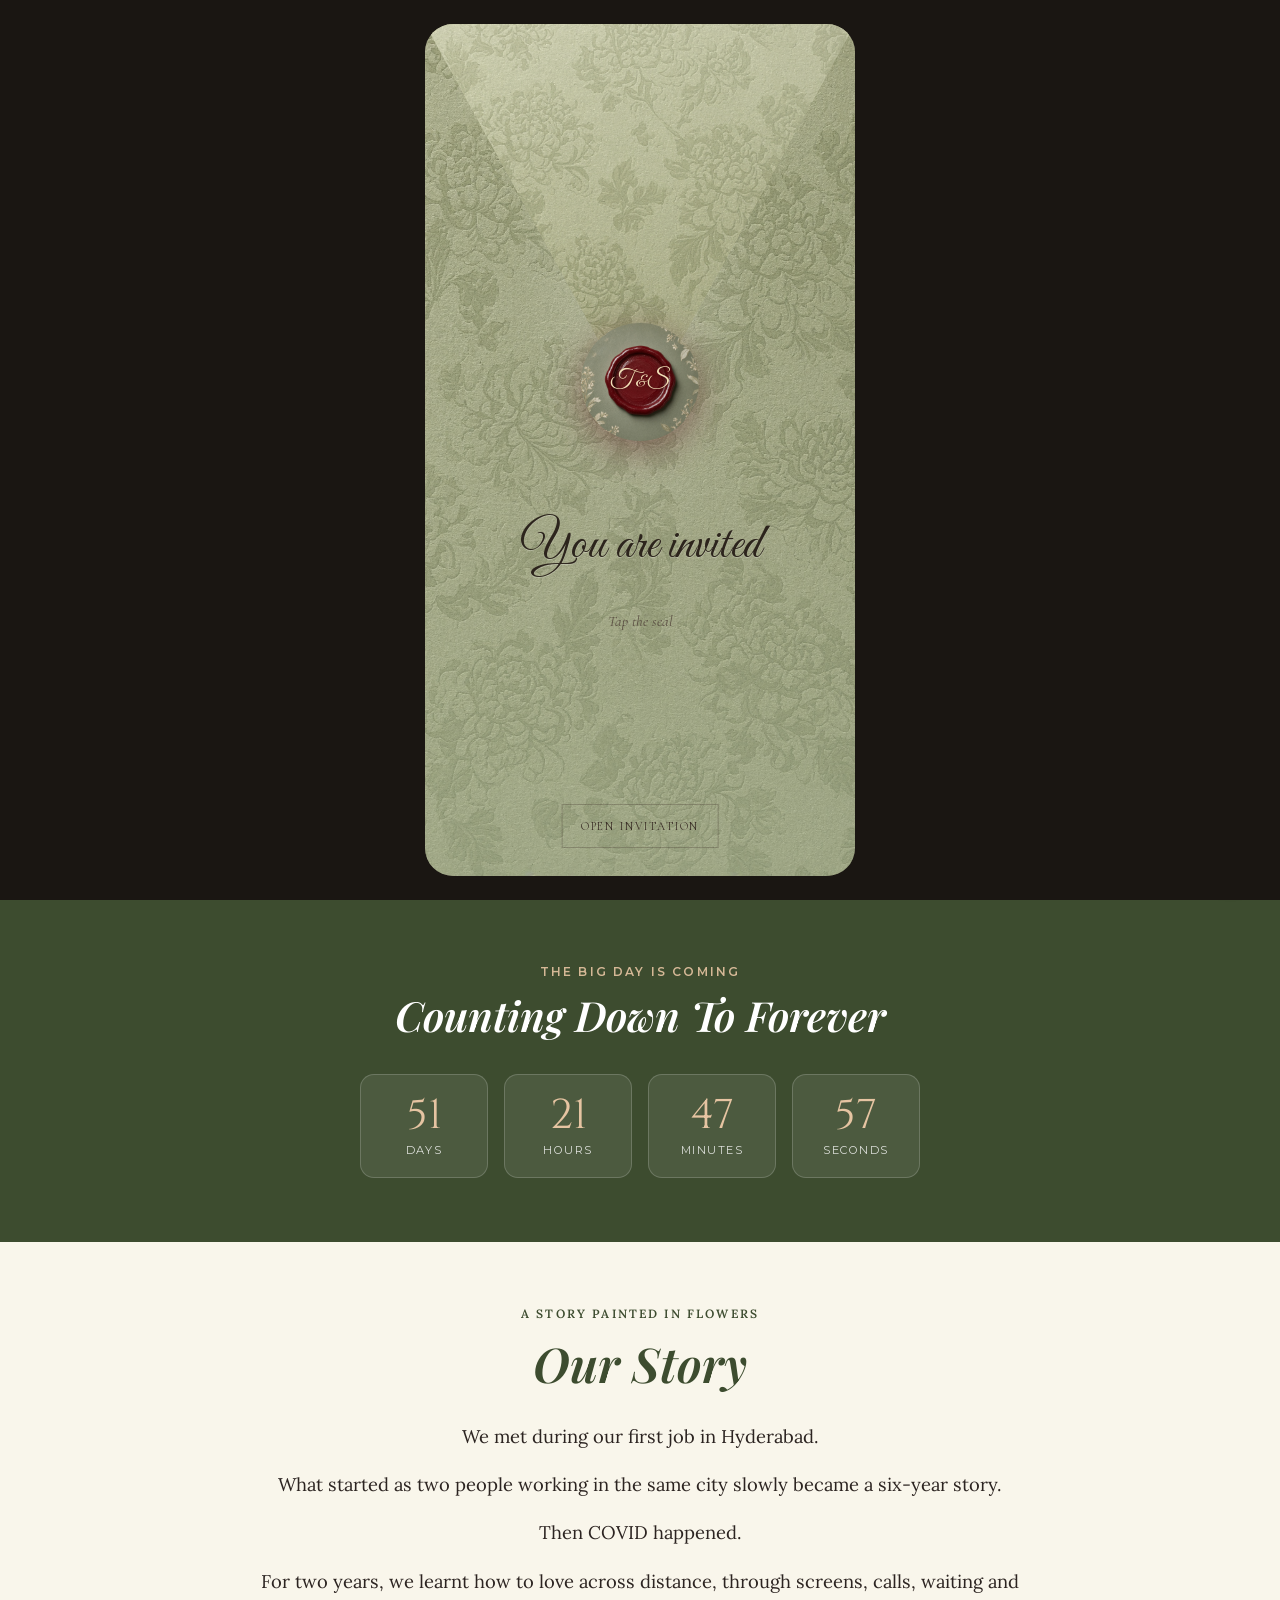
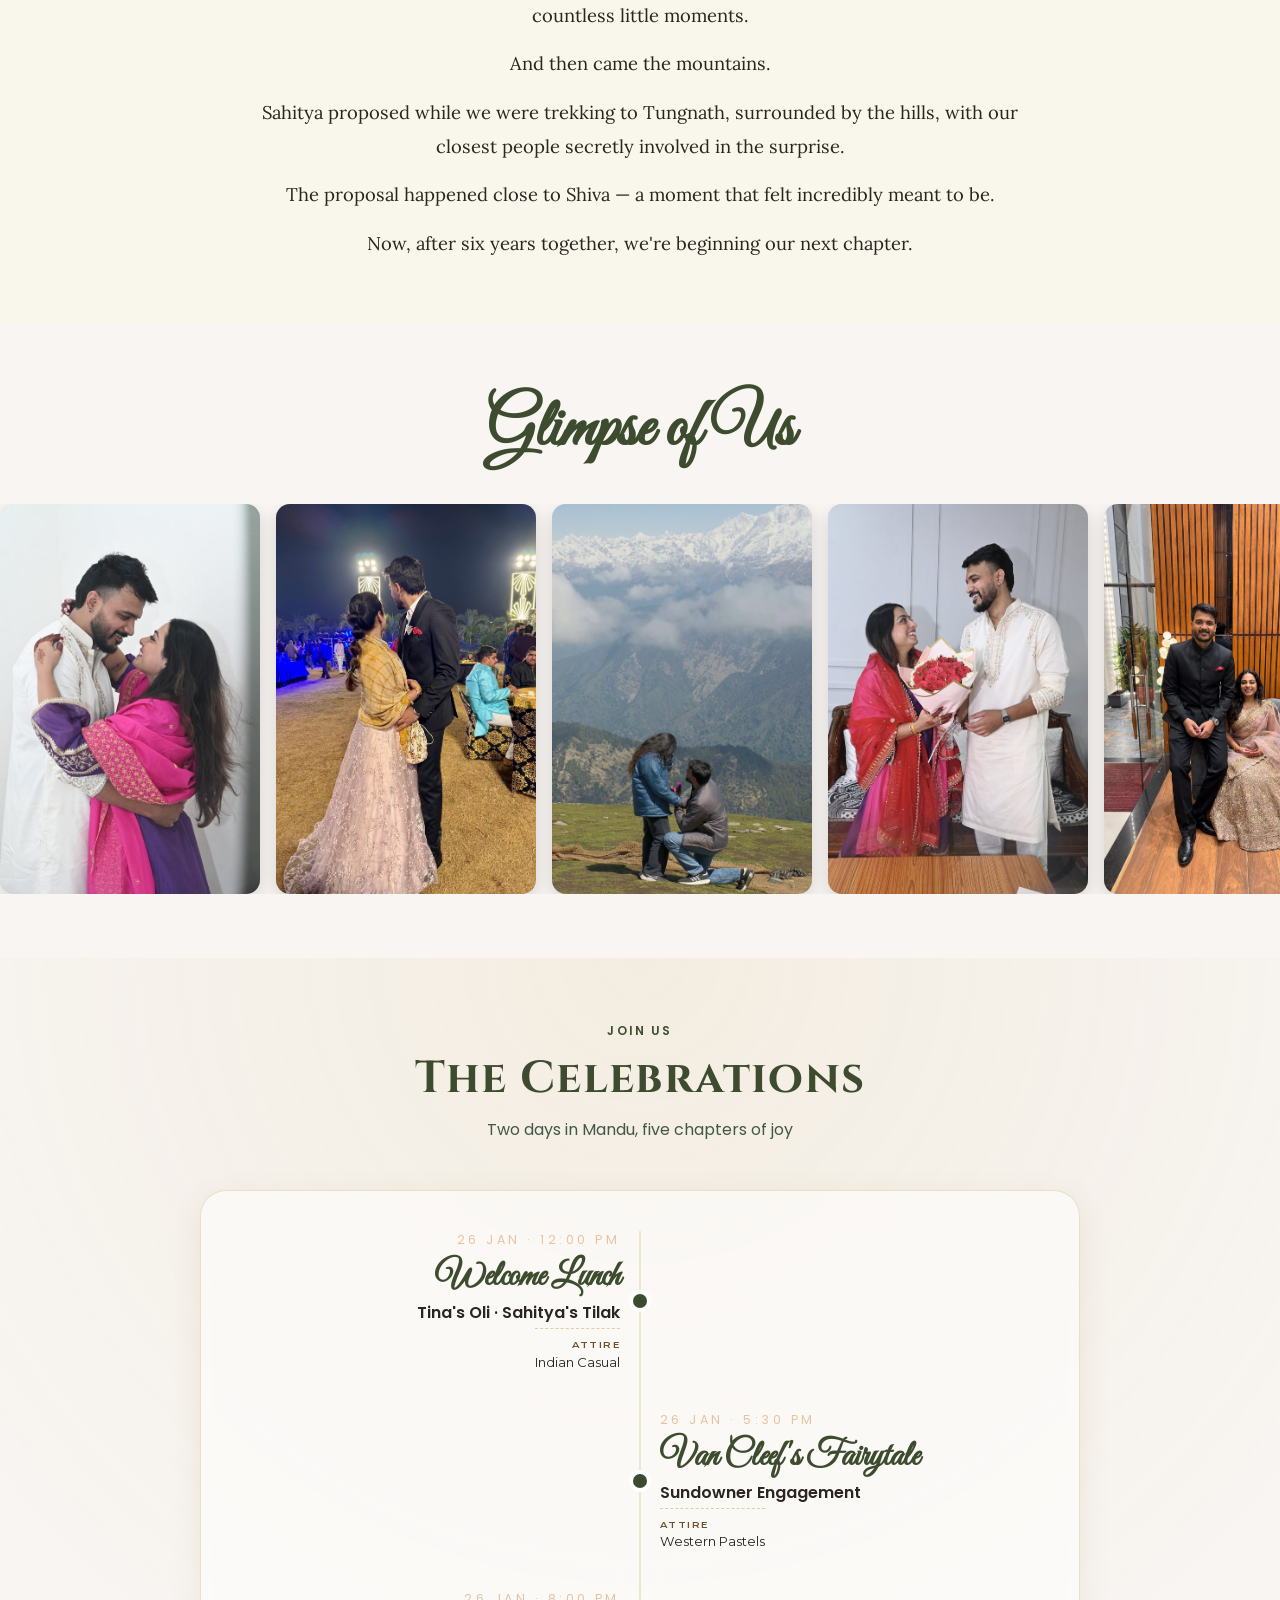
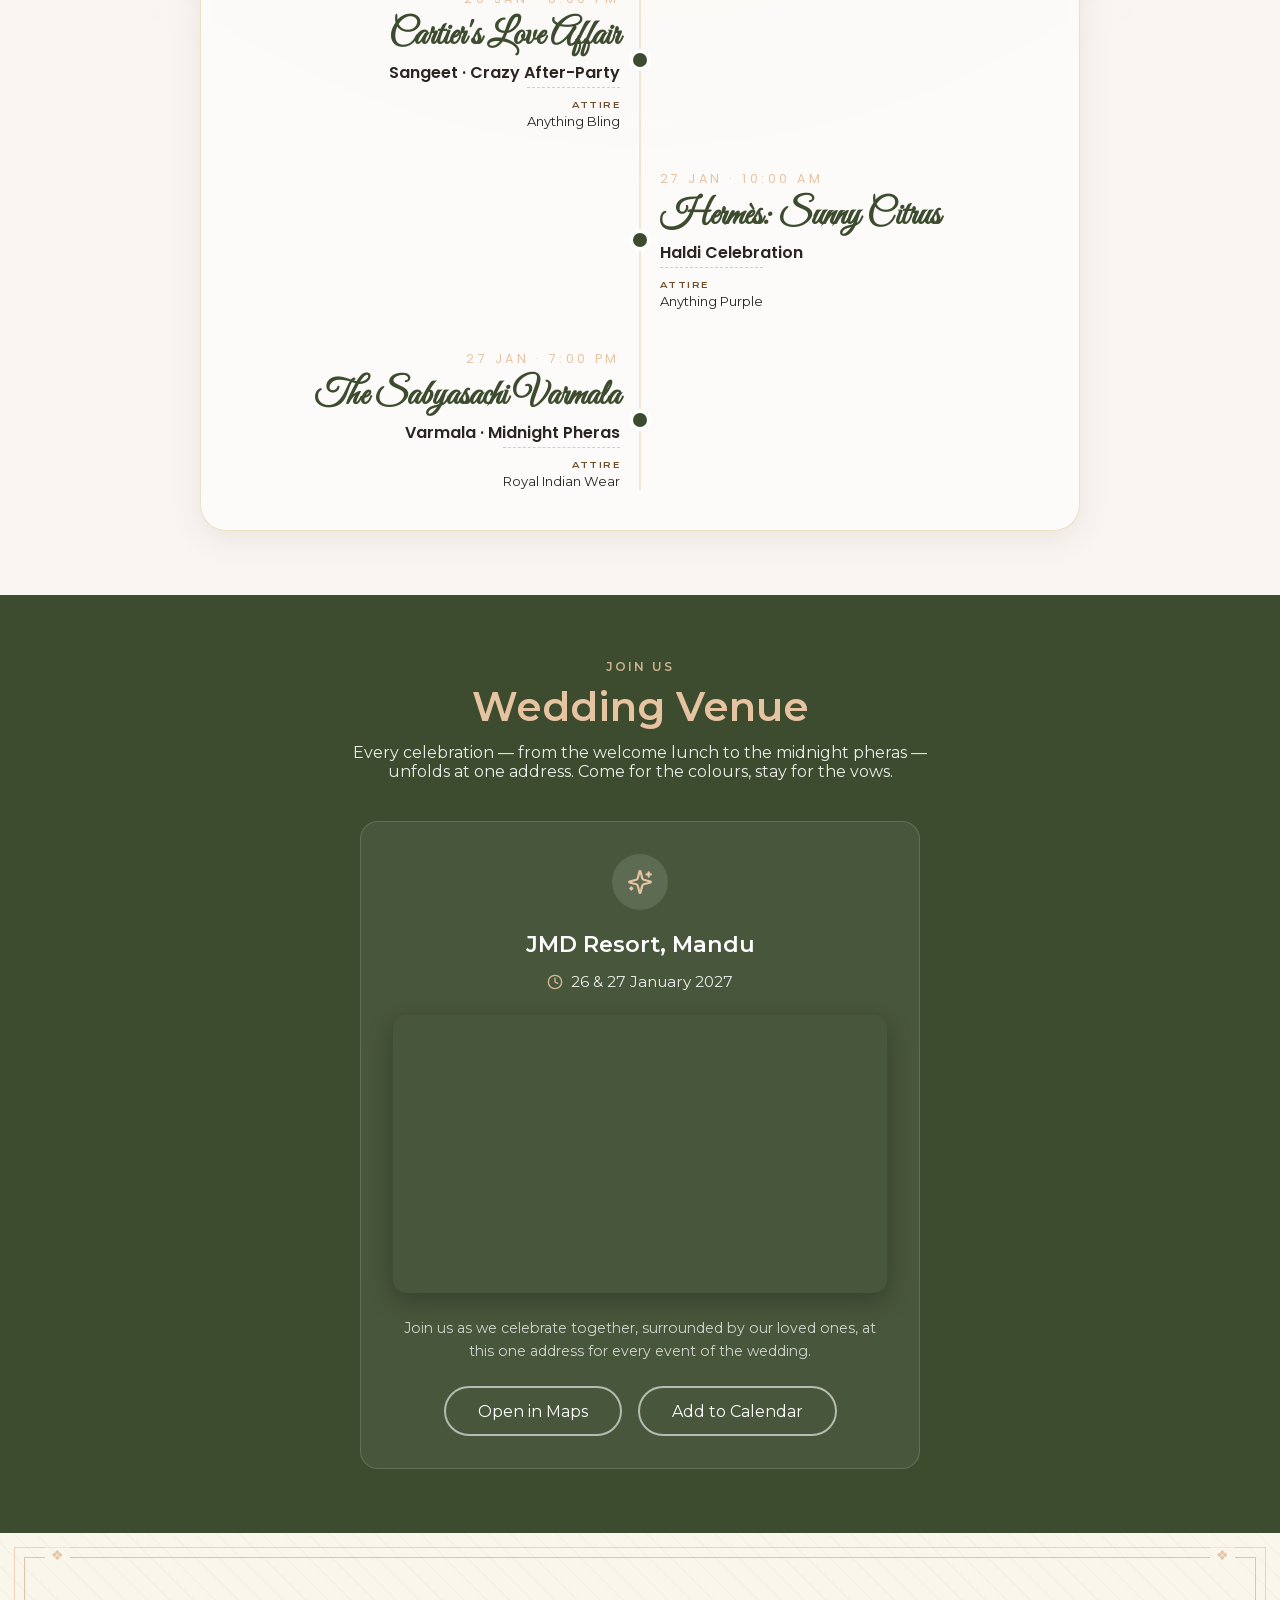
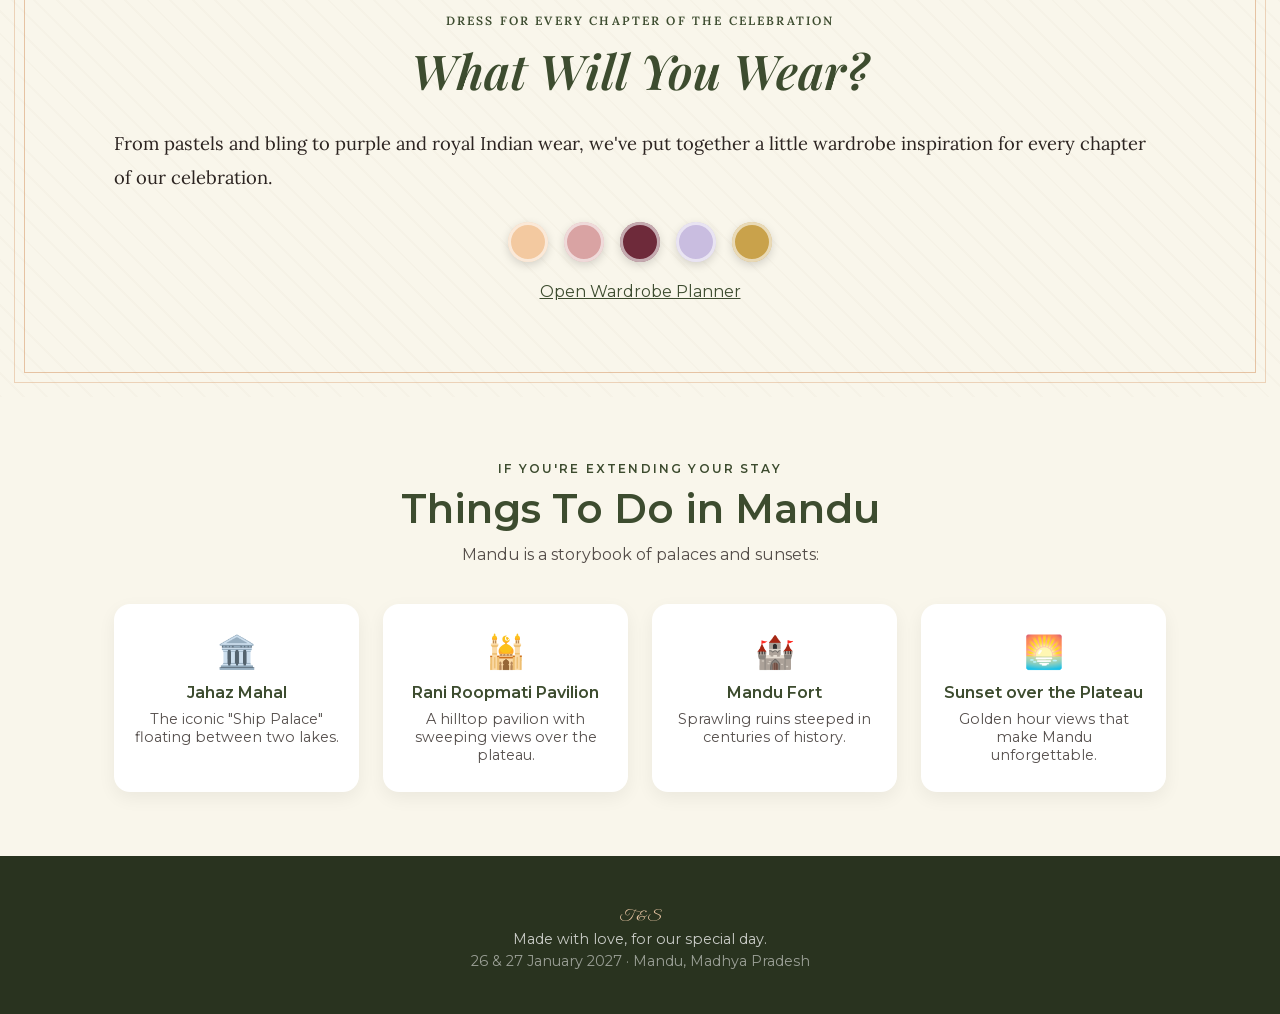
<file: index.html>
<!doctype html>
<html lang="en">
<head>
  <meta charset="UTF-8" />
  <meta name="viewport" content="width=device-width, initial-scale=1.0, viewport-fit=cover" />
  <title>Tina &amp; Sahitya — 26 &amp; 27 January 2027</title>
  <meta name="description" content="Tina Ramnani &amp; Sahitya Nigam are getting married in Mandu, 26 &amp; 27 January 2027." />
  <meta name="author" content="Tina & Sahitya" />
  <meta property="og:type" content="website" />
  <meta property="og:title" content="Tina &amp; Sahitya — 26 &amp; 27 January 2027" />
  <meta property="og:description" content="Tina Ramnani &amp; Sahitya Nigam are getting married in Mandu, 26 &amp; 27 January 2027." />
  <meta property="og:image" content="/og/og-preview.png" />
  <meta name="twitter:card" content="summary_large_image" />
  <link rel="icon" href="/favicon.ico" />

  <!-- Local fonts already used on the site (script + envelope) -->
  <link rel="stylesheet" href="/fonts/fonts.css" />

  <!-- New fonts requested for "Our Story" (Playfair Display + Lora)
       and "The Celebrations" (Cinzel + Poppins) — kept distinct from
       the Cormorant Garamond / Montserrat used elsewhere on the site -->
  <link rel="preconnect" href="https://fonts.googleapis.com" />
  <link rel="preconnect" href="https://fonts.gstatic.com" crossorigin />
  <link href="https://fonts.googleapis.com/css2?family=Playfair+Display:ital,wght@0,400;0,500;0,600;1,400&family=Lora:ital,wght@0,400;0,500;1,400&family=Cinzel:wght@400;500;600;700&family=Poppins:wght@300;400;500;600&display=swap" rel="stylesheet" />

  <link rel="stylesheet" href="/envelope-intro.css" />
  <link rel="stylesheet" href="/css/style.css" />
</head>
<body>

  <!-- ===================== Envelope intro overlay (unchanged) ===================== -->
  <div id="wed-envelope-overlay" role="dialog" aria-label="Wedding invitation envelope" aria-hidden="false">
    <div class="wed-envelope-sheet">
      <div class="wed-envelope-flap" aria-hidden="true"></div>
      <button type="button" class="wed-envelope-seal" aria-label="Open the invitation">
        <img src="/images/wax-seal.jpg" alt="" />
        <span class="wed-monogram">T<span style="font-size:0.72em;padding:0 0.04em">&amp;</span>S</span>
      </button>
      <div class="wed-envelope-copy">
        <p class="wed-envelope-invite">You are invited</p>
        <button type="button" class="wed-envelope-hint">Tap the seal</button>
      </div>
      <button type="button" class="wed-envelope-skip">Open invitation</button>
    </div>
  </div>
  <script src="/envelope-intro.js"></script>
  <!-- =================== end envelope intro overlay ==================== -->

  <!-- Floating music control (sidebar removed, so this now floats over the page) -->
  <button class="music-fab" id="musicToggle" aria-pressed="false" aria-label="Toggle background music">
    <span class="music-icon">♪</span>
  </button>

  <!-- ===================== Main content ===================== -->
  <main class="site-main">

    <!-- HOME / HERO -->
    <section id="home" class="section hero">
      <video class="hero-video" autoplay muted loop playsinline poster="/hero-poster.jpg">
        <source src="/hero-video.mp4" type="video/mp4" />
      </video>
      <div class="hero-overlay"></div>
      <div class="hero-content">
        <p class="hero-eyebrow">We're Getting Married</p>
        <h1 class="hero-names">Tina <span class="amp">&amp;</span> Sahitya</h1>
        <p class="hero-date">26 &amp; 27 January 2027</p>
        <p class="hero-location">JMD Resort, Mandu · Madhya Pradesh, India</p>
        <a href="#our-story" class="btn btn-primary">Our Story</a>
      </div>
    </section>

    <!-- COUNTDOWN (landing page) -->
    <section id="countdown" class="section countdown-section">
      <div class="container">
        <p class="eyebrow countdown-eyebrow">The Big Day Is Coming</p>
        <h2 class="countdown-title">Counting Down To Forever</h2>
        <div class="countdown-grid" id="countdownGrid" aria-live="off">
          <div class="countdown-box">
            <span class="countdown-num" id="cdDays">00</span>
            <span class="countdown-label">Days</span>
          </div>
          <div class="countdown-box">
            <span class="countdown-num" id="cdHours">00</span>
            <span class="countdown-label">Hours</span>
          </div>
          <div class="countdown-box">
            <span class="countdown-num" id="cdMins">00</span>
            <span class="countdown-label">Minutes</span>
          </div>
          <div class="countdown-box">
            <span class="countdown-num" id="cdSecs">00</span>
            <span class="countdown-label">Seconds</span>
          </div>
        </div>
      </div>
    </section>

    <!-- OUR STORY (req #1 & #2) -->
    <section id="our-story" class="section story-section">
      <div class="container">
        <span class="section-kicker reveal">A story painted in flowers</span>
        <h2 class="section-heading reveal">Our Story</h2>
        <div class="section-lede story-lede-centered reveal">
          <p>We met during our first job in Hyderabad.</p>
          <p>What started as two people working in the same city slowly became a six-year story.</p>
          <p>Then COVID happened.</p>
          <p>For two years, we learnt how to love across distance, through screens, calls, waiting and countless little moments.</p>
          <p>And then came the mountains.</p>
          <p>Sahitya proposed while we were trekking to Tungnath, surrounded by the hills, with our closest people secretly involved in the surprise.</p>
          <p>The proposal happened close to Shiva — a moment that felt incredibly meant to be.</p>
          <p>Now, after six years together, we're beginning our next chapter.</p>
        </div>
      </div>
    </section>

    <!-- GLIMPSE OF US — auto-scrolling photo marquee.
         Drop Photo1.jpg ... Photo5.jpg in the site's root folder. -->
    <section id="glimpse" class="section glimpse-section">
      <div class="glimpse-heading">
        <h2 class="glimpse-title">Glimpse of Us</h2>
      </div>
      <div class="glimpse-viewport">
        <div class="glimpse-track" id="glimpseTrack">
          <div class="glimpse-card"><img src="/1.jpg" alt="Tina and Sahitya, photo 1" loading="lazy" decoding="async" /></div>
          <div class="glimpse-card"><img src="/2.jpg" alt="Tina and Sahitya, photo 2" loading="lazy" decoding="async" /></div>
          <div class="glimpse-card"><img src="/3.jpg" alt="Tina and Sahitya, photo 3" loading="lazy" decoding="async" /></div>
          <div class="glimpse-card"><img src="/4.jpg" alt="Tina and Sahitya, photo 4" loading="lazy" decoding="async" /></div>
          <div class="glimpse-card"><img src="/5.jpg" alt="Tina and Sahitya, photo 5" loading="lazy" decoding="async" /></div>
          <div class="glimpse-card"><img src="/6.jpg" alt="Tina and Sahitya, photo 6" loading="lazy" decoding="async" /></div>
          <div class="glimpse-card"><img src="/7.jpg" alt="Tina and Sahitya, photo 7" loading="lazy" decoding="async" /></div>
          <!-- duplicated for a seamless, endless loop -->
          <div class="glimpse-card" aria-hidden="true"><img src="/1.jpg" alt="" loading="lazy" decoding="async" /></div>
          <div class="glimpse-card" aria-hidden="true"><img src="/2.jpg" alt="" loading="lazy" decoding="async" /></div>
          <div class="glimpse-card" aria-hidden="true"><img src="/3.jpg" alt="" loading="lazy" decoding="async" /></div>
          <div class="glimpse-card" aria-hidden="true"><img src="/4.jpg" alt="" loading="lazy" decoding="async" /></div>
          <div class="glimpse-card" aria-hidden="true"><img src="/5.jpg" alt="" loading="lazy" decoding="async" /></div>
          <div class="glimpse-card" aria-hidden="true"><img src="/6.jpg" alt="" loading="lazy" decoding="async" /></div>
          <div class="glimpse-card" aria-hidden="true"><img src="/7.jpg" alt="" loading="lazy" decoding="async" /></div>
        </div>
      </div>
    </section>

    <!-- THE CELEBRATIONS (req #3) -->
    <section id="celebrations" class="section celebrations-section">
      <div class="container">
        <p class="eyebrow celeb-eyebrow">Join Us</p>
        <h2 class="celeb-title">The Celebrations</h2>
        <p class="celeb-subtitle">Two days in Mandu, five chapters of joy</p>

        <div class="timeline-panel">
          <div class="timeline-line" aria-hidden="true"></div>
          <ul class="timeline-list">

            <li class="timeline-item reveal">
              <span class="timeline-dot"></span>
              <div class="timeline-content timeline-content-right">
                <p class="timeline-time">26 Jan &middot; 12:00 PM</p>
                <h3 class="timeline-name">Welcome Lunch</h3>
                <p class="timeline-event">Tina's Oli &middot; Sahitya's Tilak</p>
                <p class="timeline-attire"><span>Attire</span> Indian Casual</p>
              </div>
            </li>

            <li class="timeline-item reveal">
              <span class="timeline-dot"></span>
              <div class="timeline-content timeline-content-left">
                <p class="timeline-time">26 Jan &middot; 5:30 PM</p>
                <h3 class="timeline-name">Van Cleef's Fairytale</h3>
                <p class="timeline-event">Sundowner Engagement</p>
                <p class="timeline-attire"><span>Attire</span> Western Pastels</p>
              </div>
            </li>

            <li class="timeline-item reveal">
              <span class="timeline-dot"></span>
              <div class="timeline-content timeline-content-right">
                <p class="timeline-time">26 Jan &middot; 8:00 PM</p>
                <h3 class="timeline-name">Cartier's Love Affair</h3>
                <p class="timeline-event">Sangeet &middot; Crazy After-Party</p>
                <p class="timeline-attire"><span>Attire</span> Anything Bling</p>
              </div>
            </li>

            <li class="timeline-item reveal">
              <span class="timeline-dot"></span>
              <div class="timeline-content timeline-content-left">
                <p class="timeline-time">27 Jan &middot; 10:00 AM</p>
                <h3 class="timeline-name">Herm&egrave;s: Sunny Citrus</h3>
                <p class="timeline-event">Haldi Celebration</p>
                <p class="timeline-attire"><span>Attire</span> Anything Purple</p>
              </div>
            </li>

            <li class="timeline-item reveal">
              <span class="timeline-dot"></span>
              <div class="timeline-content timeline-content-right">
                <p class="timeline-time">27 Jan &middot; 7:00 PM</p>
                <h3 class="timeline-name">The Sabyasachi Varmala</h3>
                <p class="timeline-event">Varmala &middot; Midnight Pheras</p>
                <p class="timeline-attire"><span>Attire</span> Royal Indian Wear</p>
              </div>
            </li>

          </ul>
        </div>
      </div>
    </section>

    <!-- VENUE (holds the venue info, kept out of celebration cards per req #3.3) -->
    <section id="venue" class="section venue-section">
      <div class="container">
        <p class="eyebrow">Join Us</p>
        <h2 class="venue-title">Wedding Venue</h2>
        <p class="venue-desc">
          Every celebration — from the welcome lunch to the midnight pheras — unfolds at
          one address. Come for the colours, stay for the vows.
        </p>

        <div class="venue-card">
          <div class="venue-icon">
            <svg xmlns="http://www.w3.org/2000/svg" width="26" height="26" viewBox="0 0 24 24" fill="none" stroke="currentColor" stroke-width="2" stroke-linecap="round" stroke-linejoin="round"><path d="M9.937 15.5A2 2 0 0 0 8.5 14.063l-6.135-1.582a.5.5 0 0 1 0-.962L8.5 9.936A2 2 0 0 0 9.937 8.5l1.582-6.135a.5.5 0 0 1 .963 0L14.063 8.5A2 2 0 0 0 15.5 9.937l6.135 1.581a.5.5 0 0 1 0 .964L15.5 14.063a2 2 0 0 0-1.437 1.437l-1.582 6.135a.5.5 0 0 1-.963 0z"/><path d="M20 3v4"/><path d="M22 5h-4"/><path d="M4 17v2"/><path d="M5 18H3"/></svg>
          </div>

          <h3 class="venue-name">JMD Resort, Mandu</h3>

          <div class="venue-meta">
            <div class="venue-meta-row">
              <svg xmlns="http://www.w3.org/2000/svg" width="16" height="16" viewBox="0 0 24 24" fill="none" stroke="currentColor" stroke-width="2" stroke-linecap="round" stroke-linejoin="round"><circle cx="12" cy="12" r="10"/><polyline points="12 6 12 12 16 14"/></svg>
              <span>26 &amp; 27 January 2027</span>
            </div>
          </div>

          <div class="venue-map">
            <iframe src="https://maps.google.com/maps?q=JMD+Resort+Mandu+Madhya+Pradesh&t=&z=14&ie=UTF8&iwloc=B&output=embed" width="100%" height="100%" style="border:0" allowfullscreen="" loading="lazy" referrerpolicy="no-referrer-when-downgrade" title="JMD Resort, Mandu, Madhya Pradesh"></iframe>
          </div>

          <p class="venue-note">Join us as we celebrate together, surrounded by our loved ones, at this one address for every event of the wedding.</p>

          <div class="venue-actions">
            <a class="btn btn-outline" href="https://www.google.com/maps/search/?api=1&query=JMD+Resort+Mandu" target="_blank" rel="noopener">Open in Maps</a>
            <button class="btn btn-outline" type="button" id="addToCalendarBtn">Add to Calendar</button>
          </div>
        </div>
      </div>
    </section>

    <!-- WARDROBE PLANNER — kept as its own separate section, not merged with Venue -->
    <section id="wardrobe" class="section wardrobe-section chapter paper">
      <div class="frame-outer" aria-hidden="true"></div>
      <div class="frame-inner" aria-hidden="true"></div>
      <div class="container">
        <span class="section-kicker reveal">Dress for every chapter of the celebration</span>
        <h2 class="section-heading reveal">What Will You Wear?</h2>
        <div class="section-lede reveal">
          <p>From pastels and bling to purple and royal Indian wear, we've put together a little wardrobe inspiration for every chapter of our celebration.</p>
        </div>
        <div class="wardrobe-swatches reveal" aria-hidden="true">
          <span class="swatch" style="background:var(--peach)"></span>
          <span class="swatch" style="background:var(--dusty-pink)"></span>
          <span class="swatch" style="background:var(--wine)"></span>
          <span class="swatch" style="background:var(--soft-lavender)"></span>
          <span class="swatch" style="background:var(--gold)"></span>
        </div>
        <p class="reveal" style="text-align:center; margin-top:20px;">
          <a class="btn-outline" href="/Planner%20Sahitya.pdf" target="_blank" rel="noopener">Open Wardrobe Planner</a>
        </p>
      </div>
    </section>

    <!-- THINGS TO DO IN MANDU (req #7 — kept) -->
    <section id="things-to-do" class="section things-section">
      <div class="container">
        <p class="eyebrow">If You're Extending Your Stay</p>
        <h2 class="things-title">Things To Do in Mandu</h2>
        <p class="things-desc">Mandu is a storybook of palaces and sunsets:</p>

        <div class="things-grid">
          <div class="thing-card">
            <div class="thing-icon">🏛️</div>
            <h4>Jahaz Mahal</h4>
            <p>The iconic "Ship Palace" floating between two lakes.</p>
          </div>
          <div class="thing-card">
            <div class="thing-icon">🕌</div>
            <h4>Rani Roopmati Pavilion</h4>
            <p>A hilltop pavilion with sweeping views over the plateau.</p>
          </div>
          <div class="thing-card">
            <div class="thing-icon">🏰</div>
            <h4>Mandu Fort</h4>
            <p>Sprawling ruins steeped in centuries of history.</p>
          </div>
          <div class="thing-card">
            <div class="thing-icon">🌅</div>
            <h4>Sunset over the Plateau</h4>
            <p>Golden hour views that make Mandu unforgettable.</p>
          </div>
        </div>
      </div>
    </section>

    <footer class="site-footer">
      <p class="footer-monogram">T &amp; S</p>
      <p>Made with love, for our special day.</p>
      <p class="footer-date">26 &amp; 27 January 2027 · Mandu, Madhya Pradesh</p>
    </footer>

  </main>

  <audio id="bgMusic" src="/background-music.mp3" loop preload="none"></audio>

  <script src="/js/main.js"></script>
  <script src="/js/butterflies.js"></script>
</body>
</html>
</file>
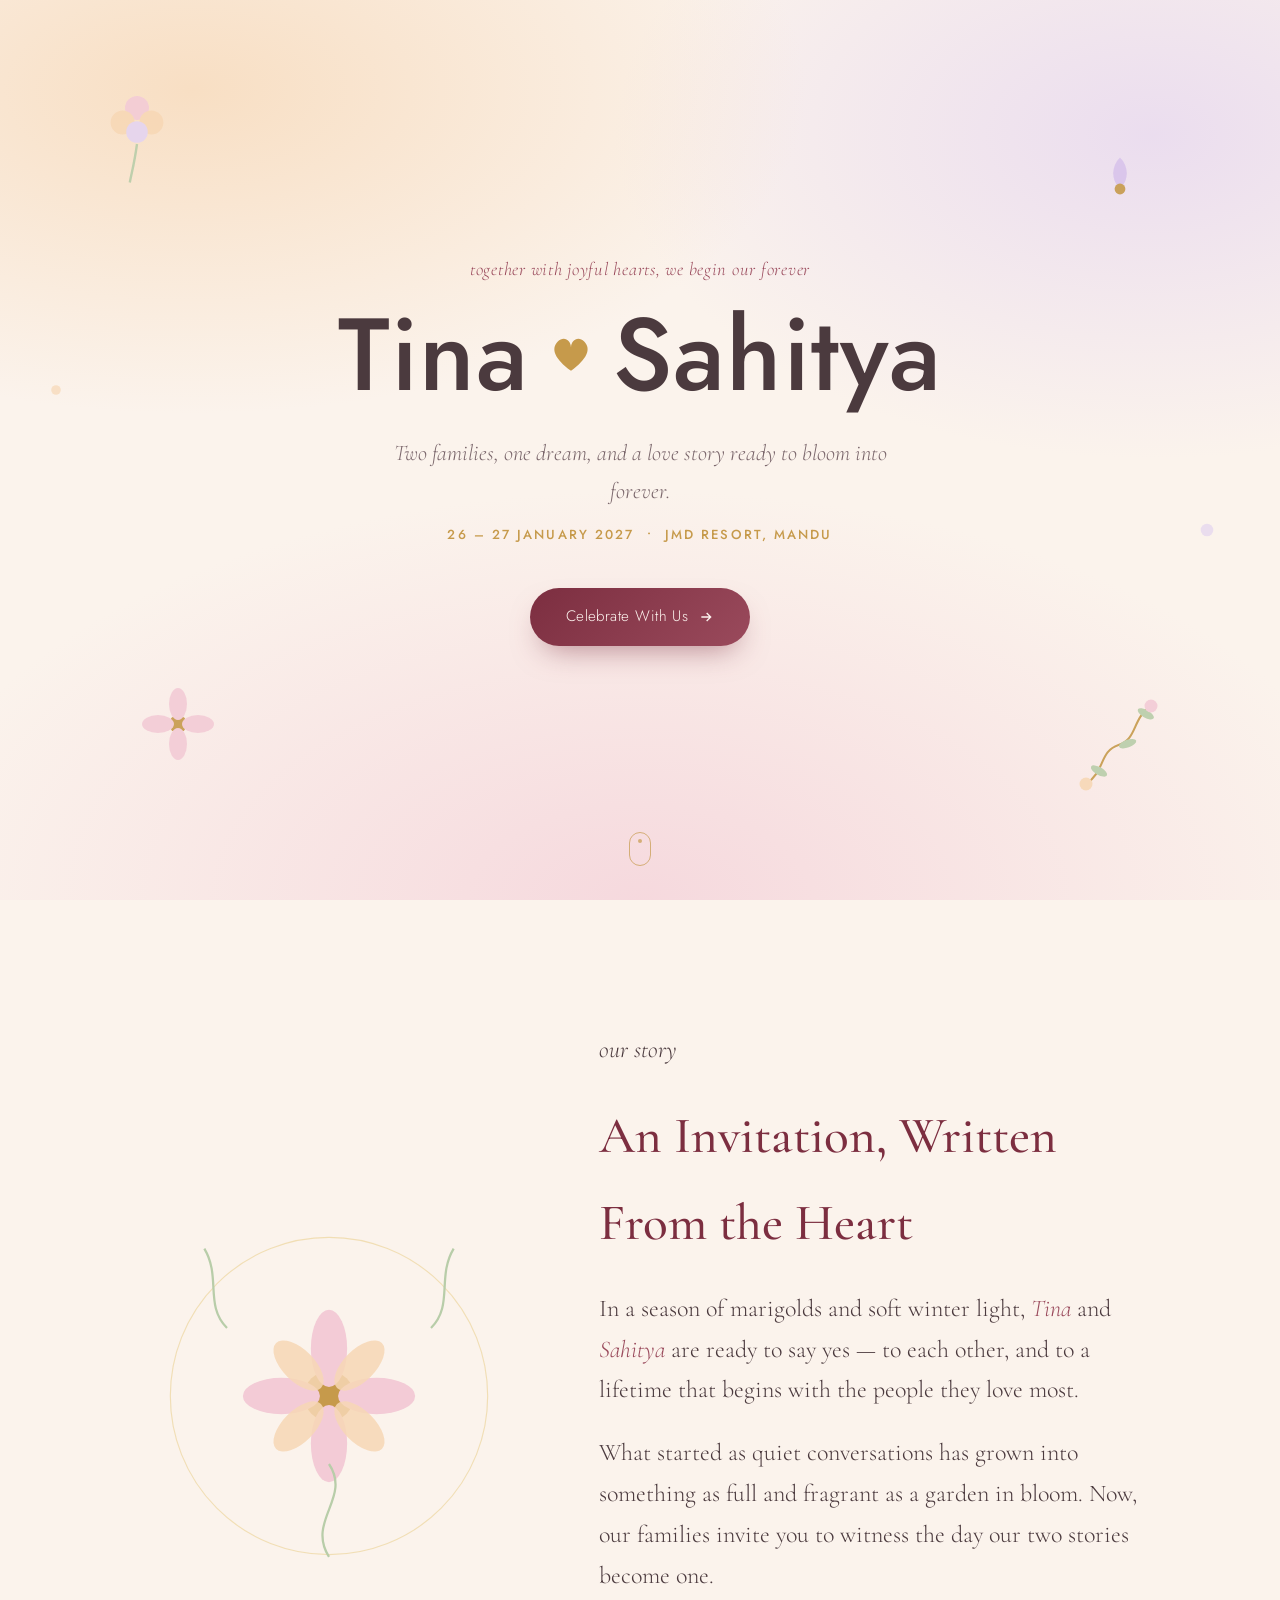
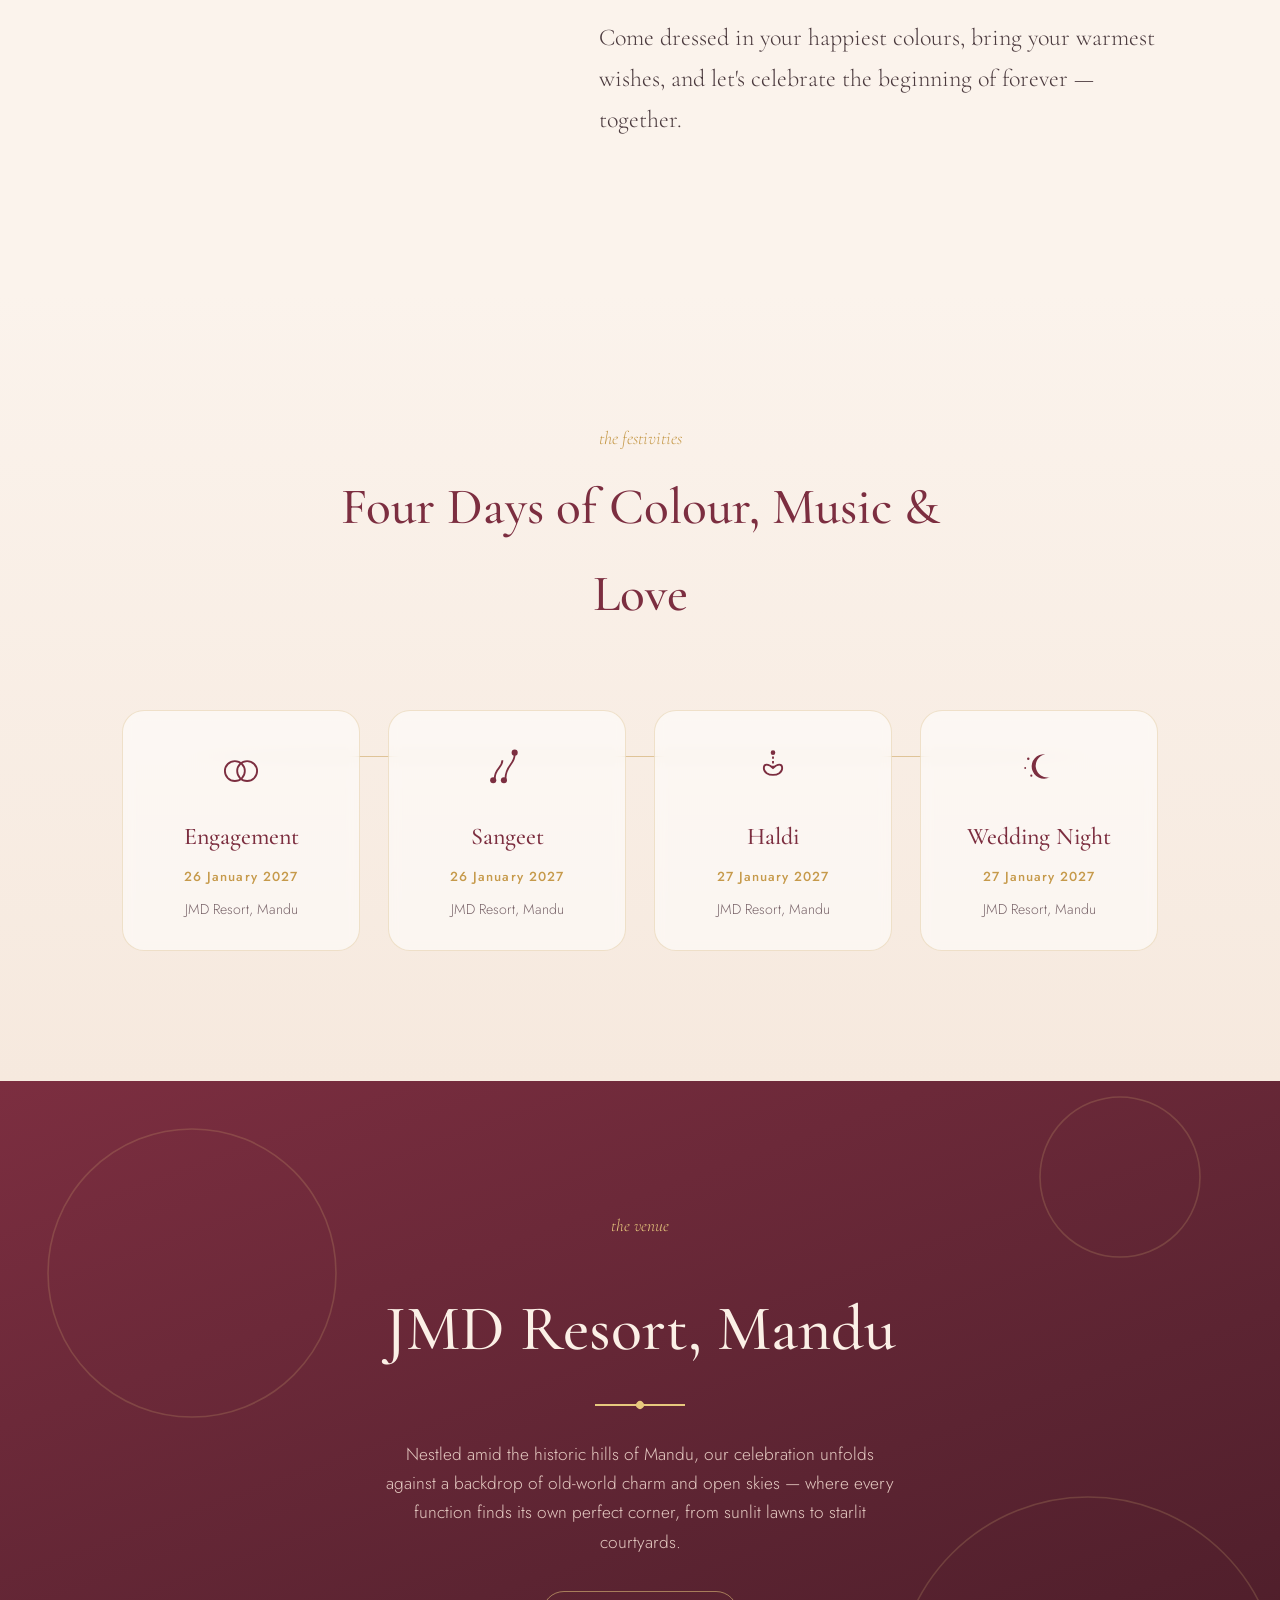
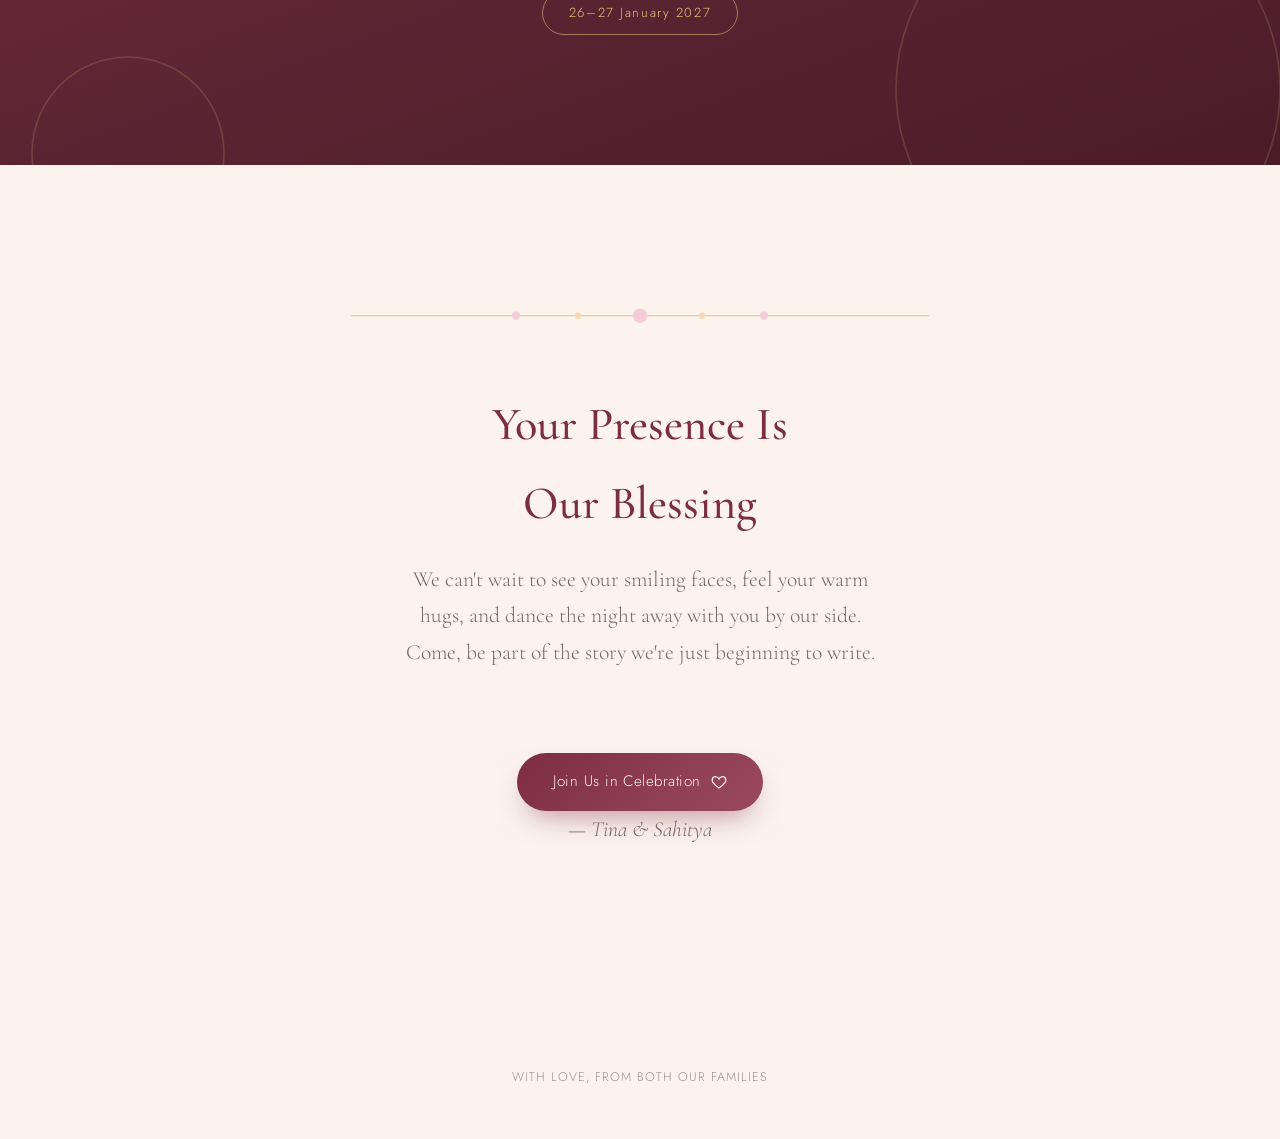
<file: tina-sahitya-wedding.html>
<!DOCTYPE html>
<html lang="en">
<head>
<meta charset="UTF-8">
<meta name="viewport" content="width=device-width, initial-scale=1.0">
<title>Tina & Sahitya — Wedding Celebration</title>
<link rel="preconnect" href="https://fonts.googleapis.com">
<link rel="preconnect" href="https://fonts.gstatic.com" crossorigin>
<link href="https://fonts.googleapis.com/css2?family=Cormorant+Garamond:ital,wght@0,400;0,500;0,600;1,500&family=Jost:wght@300;400;500;600&display=swap" rel="stylesheet">
<style>

  :root{
    --ivory:#FBF3EC;
    --ivory-deep:#F6E9DE;
    --blush:#F3CBD6;
    --blush-deep:#E9AFC0;
    --peach:#F7D8B6;
    --lavender:#E4D4F0;
    --lavender-deep:#D3BEE8;
    --maroon:#7C2E40;
    --maroon-soft:#9A4A5C;
    --gold:#C69A4B;
    --gold-light:#E7C97E;
    --ink:#4B3A3E;
    --ink-soft:#7A666B;
    --shadow-soft: 0 20px 50px -25px rgba(124,46,64,0.35);
    --ease: cubic-bezier(.22,.7,.2,1);
  }

  *{margin:0;padding:0;box-sizing:border-box;}

  html{scroll-behavior:smooth;}

  body{
    font-family:'Jost', sans-serif;
    color:var(--ink);
    background:var(--ivory);
    overflow-x:hidden;
    font-weight:300;
    line-height:1.7;
  }

  h1,h2,h3,.serif{
    font-family:'Cormorant Garamond', serif;
    font-weight:500;
    color:var(--maroon);
  }

  a{color:inherit;text-decoration:none;}

  ::selection{background:var(--blush-deep);color:#fff;}

  .container{
    max-width:1100px;
    margin:0 auto;
    padding:0 32px;
  }

  /* ---------- reveal on scroll ---------- */
  .reveal{
    opacity:0;
    transform:translateY(28px);
    transition:opacity 1s var(--ease), transform 1s var(--ease);
  }
  .reveal.is-visible{
    opacity:1;
    transform:translateY(0);
  }
  .reveal-delay-1.is-visible{transition-delay:.12s;}
  .reveal-delay-2.is-visible{transition-delay:.24s;}
  .reveal-delay-3.is-visible{transition-delay:.36s;}

  @media (prefers-reduced-motion: reduce){
    *{animation:none !important; transition:none !important;}
  }

  /* ================= HERO ================= */

  .hero{
    position:relative;
    min-height:100svh;
    display:flex;
    flex-direction:column;
    align-items:center;
    justify-content:center;
    text-align:center;
    overflow:hidden;
    background:
      radial-gradient(ellipse 80% 60% at 15% 10%, rgba(247,216,182,0.75), transparent 60%),
      radial-gradient(ellipse 70% 60% at 90% 15%, rgba(228,212,240,0.7), transparent 60%),
      radial-gradient(ellipse 90% 70% at 50% 100%, rgba(243,203,214,0.65), transparent 65%),
      var(--ivory);
  }

  .hero-florals{
    position:absolute;
    inset:0;
    pointer-events:none;
    z-index:0;
  }

  .float-el{
    position:absolute;
    will-change:transform;
    animation:bob 9s ease-in-out infinite;
    opacity:.9;
  }
  .float-el.slow{animation-duration:13s;}
  .float-el.slower{animation-duration:16s;}

  @keyframes bob{
    0%,100%{transform:translateY(0) rotate(var(--r,0deg));}
    50%{transform:translateY(-18px) rotate(calc(var(--r,0deg) + 3deg));}
  }

  .hero-content{
    position:relative;
    z-index:2;
    padding:0 24px;
  }

  .hero-eyebrow{
    font-family:'Cormorant Garamond', serif;
    font-style:italic;
    font-size:1.15rem;
    color:var(--maroon-soft);
    letter-spacing:.04em;
    margin-bottom:18px;
    opacity:0;
    animation:fadeUp 1.1s var(--ease) .2s forwards;
  }

  .hero-names{
    display:flex;
    align-items:center;
    justify-content:center;
    gap:20px;
    flex-wrap:wrap;
    font-size:clamp(3rem, 9vw, 6.4rem);
    line-height:1;
    letter-spacing:.01em;
    opacity:0;
    animation:fadeUp 1.1s var(--ease) .4s forwards;
  }

  .hero-names .name{
    font-weight:500;
  }

  .heart-mark{
    width:clamp(28px,4vw,44px);
    height:clamp(28px,4vw,44px);
    flex-shrink:0;
  }

  .hero-line{
    max-width:520px;
    margin:28px auto 0;
    font-size:1.08rem;
    color:var(--ink-soft);
    font-style:italic;
    font-family:'Cormorant Garamond', serif;
    font-size:1.4rem;
    opacity:0;
    animation:fadeUp 1.1s var(--ease) .6s forwards;
  }

  .hero-date{
    margin-top:14px;
    font-size:.82rem;
    letter-spacing:.16em;
    color:var(--gold);
    font-weight:500;
    opacity:0;
    animation:fadeUp 1.1s var(--ease) .75s forwards;
  }

  @keyframes fadeUp{
    from{opacity:0; transform:translateY(16px);}
    to{opacity:1; transform:translateY(0);}
  }

  .cta-btn{
    display:inline-flex;
    align-items:center;
    gap:10px;
    margin-top:42px;
    padding:16px 36px;
    background:linear-gradient(135deg, var(--maroon), var(--maroon-soft));
    color:#fdf3ee;
    border:none;
    border-radius:999px;
    font-family:'Jost',sans-serif;
    font-size:.95rem;
    letter-spacing:.03em;
    cursor:pointer;
    box-shadow:0 14px 30px -12px rgba(124,46,64,.55);
    transition:transform .45s var(--ease), box-shadow .45s var(--ease);
    opacity:0;
    animation:fadeUp 1.1s var(--ease) .9s forwards;
  }
  .cta-btn:hover{
    transform:translateY(-3px) scale(1.03);
    box-shadow:0 20px 38px -12px rgba(124,46,64,.65);
  }
  .cta-btn svg{width:16px;height:16px; transition:transform .4s var(--ease);}
  .cta-btn:hover svg{transform:translateX(4px);}

  .scroll-cue{
    position:absolute;
    bottom:34px;
    left:50%;
    transform:translateX(-50%);
    z-index:2;
    width:22px;
    height:34px;
    border:1.5px solid var(--gold);
    border-radius:14px;
    opacity:.7;
  }
  .scroll-cue::before{
    content:'';
    position:absolute;
    top:6px;
    left:50%;
    width:4px;
    height:4px;
    background:var(--gold);
    border-radius:50%;
    transform:translateX(-50%);
    animation:scrollDot 1.8s ease-in-out infinite;
  }
  @keyframes scrollDot{
    0%{opacity:1; top:6px;}
    70%{opacity:0; top:18px;}
    100%{opacity:0; top:6px;}
  }

  /* ================= SECTION generic ================= */

  section{
    position:relative;
    padding:130px 0;
  }

  .kicker{
    font-family:'Cormorant Garamond', serif;
    font-style:italic;
    color:var(--gold);
    font-size:1.15rem;
    margin-bottom:10px;
  }

  .section-title{
    font-size:clamp(2.2rem, 4.4vw, 3.2rem);
    margin-bottom:22px;
  }

  /* ================= STORY ================= */

  .story{
    background:var(--ivory);
  }

  .story-grid{
    display:grid;
    grid-template-columns:.85fr 1.15fr;
    gap:64px;
    align-items:center;
  }

  .story-art{
    position:relative;
    display:flex;
    align-items:center;
    justify-content:center;
  }

  .story-art svg{
    width:100%;
    max-width:340px;
    height:auto;
  }

  .story-text p{
    font-family:'Cormorant Garamond', serif;
    font-size:1.5rem;
    color:var(--ink);
    margin-bottom:22px;
    max-width:56ch;
  }

  .story-text p em{
    color:var(--maroon-soft);
    font-style:italic;
  }

  .story-sign{
    margin-top:10px;
    font-size:.85rem;
    letter-spacing:.14em;
    color:var(--ink-soft);
    text-transform:uppercase;
  }

  /* ================= EVENTS ================= */

  .events{
    background:
      linear-gradient(180deg, var(--ivory) 0%, var(--ivory-deep) 100%);
  }

  .events-head{
    text-align:center;
    max-width:600px;
    margin:0 auto 72px;
  }

  .timeline{
    position:relative;
    display:grid;
    grid-template-columns:repeat(4,1fr);
    gap:28px;
  }

  .timeline::before{
    content:'';
    position:absolute;
    top:46px;
    left:6%;
    right:6%;
    height:1px;
    background:linear-gradient(90deg, transparent, var(--gold) 15%, var(--gold) 85%, transparent);
    opacity:.5;
  }

  .event-card{
    position:relative;
    background:rgba(255,255,255,0.55);
    backdrop-filter:blur(6px);
    border:1px solid rgba(198,154,75,0.25);
    border-radius:22px;
    padding:34px 22px 28px;
    text-align:center;
    transition:transform .5s var(--ease), box-shadow .5s var(--ease), border-color .5s var(--ease);
  }

  .event-card:hover{
    transform:translateY(-10px);
    box-shadow:var(--shadow-soft);
    border-color:rgba(198,154,75,0.55);
  }

  .event-icon{
    width:46px;
    height:46px;
    margin:0 auto 18px;
    color:var(--maroon);
  }

  .event-name{
    font-size:1.5rem;
    margin-bottom:8px;
  }

  .event-date{
    font-size:.82rem;
    letter-spacing:.08em;
    color:var(--gold);
    font-weight:500;
    margin-bottom:10px;
  }

  .event-venue{
    font-size:.88rem;
    color:var(--ink-soft);
  }

  /* ================= VENUE ================= */

  .venue{
    background:linear-gradient(160deg, var(--maroon) 0%, #5c2432 60%, #4a1c28 100%);
    color:#f3e2d9;
    overflow:hidden;
  }

  .venue-decor{
    position:absolute;
    inset:0;
    opacity:.18;
    pointer-events:none;
  }

  .venue-inner{
    position:relative;
    z-index:2;
    text-align:center;
    max-width:680px;
    margin:0 auto;
  }

  .venue .kicker{color:var(--gold-light);}

  .venue h2{
    color:#fbf0e6;
    font-size:clamp(2.4rem, 6vw, 4rem);
    margin-bottom:20px;
  }

  .venue p{
    color:#e4c9c1;
    font-size:1.08rem;
    max-width:52ch;
    margin:0 auto 34px;
  }

  .venue-divider{
    width:90px;
    height:2px;
    margin:0 auto 34px;
    background:var(--gold-light);
    position:relative;
  }
  .venue-divider::before{
    content:'';
    position:absolute;
    left:50%;
    top:50%;
    width:8px;
    height:8px;
    background:var(--gold-light);
    border-radius:50%;
    transform:translate(-50%,-50%) rotate(45deg);
  }

  .venue-tag{
    display:inline-block;
    padding:10px 26px;
    border:1px solid rgba(231,201,126,0.55);
    border-radius:999px;
    font-size:.82rem;
    letter-spacing:.12em;
    color:var(--gold-light);
  }

  /* ================= CLOSING ================= */

  .closing{
    background:var(--ivory);
    text-align:center;
    padding-bottom:150px;
  }

  .closing-border{
    width:100%;
    max-width:620px;
    margin:0 auto 40px;
    height:auto;
  }

  .closing h2{
    font-size:clamp(2rem, 4.6vw, 2.9rem);
    max-width:14ch;
    margin:0 auto 18px;
  }

  .closing p{
    max-width:48ch;
    margin:0 auto 40px;
    color:var(--ink-soft);
    font-family:'Cormorant Garamond', serif;
    font-size:1.35rem;
  }

  .closing-names{
    margin-top:52px;
    font-family:'Cormorant Garamond', serif;
    font-style:italic;
    font-size:1.6rem;
    color:var(--maroon-soft);
  }

  footer{
    text-align:center;
    padding:30px 0 50px;
    font-size:.78rem;
    letter-spacing:.08em;
    color:var(--ink-soft);
    opacity:.7;
  }

  /* ================= RESPONSIVE ================= */

  @media (max-width: 860px){
    .story-grid{
      grid-template-columns:1fr;
      gap:40px;
      text-align:center;
    }
    .story-text p{margin-left:auto;margin-right:auto;}
    .story-art svg{max-width:230px;}

    .timeline{
      grid-template-columns:1fr;
      gap:20px;
    }
    .timeline::before{
      top:0;
      bottom:0;
      left:32px;
      right:auto;
      width:1px;
      height:auto;
      background:linear-gradient(180deg, transparent, var(--gold) 10%, var(--gold) 90%, transparent);
    }
    .event-card{
      text-align:left;
      padding-left:70px;
    }
    .event-icon{
      position:absolute;
      left:18px;
      top:32px;
      margin:0;
      width:34px;
      height:34px;
    }
  }

  @media (max-width: 480px){
    section{padding:90px 0;}
    .container{padding:0 22px;}
  }

</style>
</head>
<body>

<!-- ============ HERO ============ -->
<section class="hero" id="hero">
  <div class="hero-florals" id="heroFlorals" aria-hidden="true">
    <!-- floating floral svgs injected/positioned via inline style -->
    <svg class="float-el slow" style="top:8%; left:6%; width:120px; --r:-8deg;" viewBox="0 0 100 100"><g fill="none" stroke="#E9AFC0" stroke-width="2"><circle cx="50" cy="30" r="10" fill="#F3CBD6" stroke="none"/><circle cx="38" cy="42" r="10" fill="#F7D8B6" stroke="none"/><circle cx="62" cy="42" r="10" fill="#F7D8B6" stroke="none"/><circle cx="50" cy="50" r="9" fill="#E4D4F0" stroke="none"/><path d="M50 60 C 48 75, 46 82, 44 92" stroke="#B8CDA9" stroke-width="2"/></g></svg>

    <svg class="float-el" style="top:16%; right:9%; width:90px; --r:6deg;" viewBox="0 0 100 100"><g fill="none"><path d="M50 15 C 60 25, 60 40, 50 50 C 40 40, 40 25, 50 15 Z" fill="#E4D4F0"/><path d="M50 15 C 40 25, 40 40, 50 50 C 60 40, 60 25, 50 15 Z" fill="#D3BEE8" opacity=".7"/><circle cx="50" cy="50" r="6" fill="#C69A4B"/></g></svg>

    <svg class="float-el slower" style="bottom:14%; left:10%; width:100px; --r:4deg;" viewBox="0 0 100 100"><g><circle cx="50" cy="50" r="9" fill="#C69A4B"/><g fill="#F3CBD6">
      <ellipse cx="50" cy="30" rx="9" ry="16"/>
      <ellipse cx="50" cy="70" rx="9" ry="16"/>
      <ellipse cx="30" cy="50" rx="16" ry="9"/>
      <ellipse cx="70" cy="50" rx="16" ry="9"/>
    </g></g></svg>

    <svg class="float-el slow" style="bottom:10%; right:7%; width:130px; --r:-5deg;" viewBox="0 0 100 100"><g fill="none" stroke="#C69A4B" stroke-width="1.6"><path d="M20 80 C 35 70, 30 55, 45 50 C 60 45, 55 30, 70 20" /></g><g fill="#B8CDA9"><ellipse cx="30" cy="70" rx="7" ry="3" transform="rotate(30 30 70)"/><ellipse cx="52" cy="49" rx="7" ry="3" transform="rotate(-20 52 49)"/><ellipse cx="66" cy="26" rx="7" ry="3" transform="rotate(30 66 26)"/></g><circle cx="20" cy="80" r="5" fill="#F7D8B6"/><circle cx="70" cy="20" r="5" fill="#F3CBD6"/></svg>

    <svg class="float-el" style="top:40%; left:2%; width:60px; --r:10deg; opacity:.7" viewBox="0 0 100 100"><circle cx="50" cy="50" r="8" fill="#F7D8B6"/></svg>
    <svg class="float-el slower" style="top:55%; right:3%; width:70px; --r:-10deg; opacity:.7" viewBox="0 0 100 100"><circle cx="50" cy="50" r="9" fill="#E4D4F0"/></svg>
  </div>

  <div class="hero-content">
    <p class="hero-eyebrow">together with joyful hearts, we begin our forever</p>
    <div class="hero-names">
      <span class="name">Tina</span>
      <svg class="heart-mark" viewBox="0 0 60 54" aria-hidden="true">
        <path d="M30 50 C 8 34, 2 20, 12 10 C 20 2, 30 8, 30 18 C 30 8, 40 2, 48 10 C 58 20, 52 34, 30 50 Z" fill="#C69A4B"/>
      </svg>
      <span class="name">Sahitya</span>
    </div>
    <p class="hero-line">Two families, one dream, and a love story ready to bloom into forever.</p>
    <p class="hero-date">26 – 27 JANUARY 2027 &nbsp;•&nbsp; JMD RESORT, MANDU</p>
    <a href="#events" class="cta-btn">
      Celebrate With Us
      <svg viewBox="0 0 24 24" fill="none" stroke="currentColor" stroke-width="2"><path d="M5 12h14M13 6l6 6-6 6"/></svg>
    </a>
  </div>

  <div class="scroll-cue" aria-hidden="true"></div>
</section>

<!-- ============ STORY / INVITATION ============ -->
<section class="story" id="story">
  <div class="container story-grid">
    <div class="story-art reveal">
      <svg viewBox="0 0 300 300" aria-hidden="true">
        <circle cx="150" cy="150" r="140" fill="none" stroke="#E7C97E" stroke-width="1" opacity=".5"/>
        <g transform="translate(150,150)">
          <circle r="22" fill="#C69A4B"/>
          <g fill="#F3CBD6">
            <ellipse rx="16" ry="34" cy="-42"/>
            <ellipse rx="16" ry="34" cy="42"/>
            <ellipse rx="34" ry="16" cx="-42"/>
            <ellipse rx="34" ry="16" cx="42"/>
          </g>
          <g fill="#F7D8B6" transform="rotate(45)">
            <ellipse rx="14" ry="28" cy="-38" opacity=".85"/>
            <ellipse rx="14" ry="28" cy="38" opacity=".85"/>
            <ellipse rx="28" ry="14" cx="-38" opacity=".85"/>
            <ellipse rx="28" ry="14" cx="38" opacity=".85"/>
          </g>
        </g>
        <g fill="none" stroke="#B8CDA9" stroke-width="2">
          <path d="M150 292 C 130 260, 170 240, 150 210"/>
          <path d="M60 90 C 40 70, 55 45, 40 20"/>
          <path d="M240 90 C 260 70, 245 45, 260 20"/>
        </g>
      </svg>
    </div>
    <div class="story-text">
      <p class="kicker reveal">our story</p>
      <h2 class="section-title reveal reveal-delay-1">An Invitation, Written From the Heart</h2>
      <p class="reveal reveal-delay-1">In a season of marigolds and soft winter light, <em>Tina</em> and <em>Sahitya</em> are ready to say yes — to each other, and to a lifetime that begins with the people they love most.</p>
      <p class="reveal reveal-delay-2">What started as quiet conversations has grown into something as full and fragrant as a garden in bloom. Now, our families invite you to witness the day our two stories become one.</p>
      <p class="reveal reveal-delay-3">Come dressed in your happiest colours, bring your warmest wishes, and let's celebrate the beginning of forever — together.</p>
    </div>
  </div>
</section>

<!-- ============ EVENTS ============ -->
<section class="events" id="events">
  <div class="container">
    <div class="events-head">
      <p class="kicker reveal">the festivities</p>
      <h2 class="section-title reveal reveal-delay-1">Four Days of Colour, Music & Love</h2>
    </div>

    <div class="timeline">

      <div class="event-card reveal">
        <svg class="event-icon" viewBox="0 0 60 60" fill="none" stroke="currentColor" stroke-width="2.4">
          <circle cx="22" cy="34" r="13"/>
          <circle cx="38" cy="34" r="13"/>
        </svg>
        <h3 class="event-name">Engagement</h3>
        <p class="event-date">26 January 2027</p>
        <p class="event-venue">JMD Resort, Mandu</p>
      </div>

      <div class="event-card reveal reveal-delay-1">
        <svg class="event-icon" viewBox="0 0 60 60" fill="none" stroke="currentColor" stroke-width="2.4">
          <path d="M14 44 C 14 30, 24 30, 24 20" />
          <circle cx="12" cy="46" r="4" fill="currentColor" stroke="none"/>
          <path d="M28 44 C 28 26, 40 26, 40 12" />
          <circle cx="26" cy="46" r="4" fill="currentColor" stroke="none"/>
          <circle cx="40" cy="10" r="4" fill="currentColor" stroke="none"/>
        </svg>
        <h3 class="event-name">Sangeet</h3>
        <p class="event-date">26 January 2027</p>
        <p class="event-venue">JMD Resort, Mandu</p>
      </div>

      <div class="event-card reveal reveal-delay-2">
        <svg class="event-icon" viewBox="0 0 60 60" fill="none" stroke="currentColor" stroke-width="2.4">
          <path d="M18 30 C 18 42, 42 42, 42 30 C 42 24, 36 24, 30 30 C 24 24, 18 24, 18 30 Z"/>
          <path d="M30 30 V 14" stroke-dasharray="3 3"/>
          <circle cx="30" cy="10" r="3" fill="currentColor" stroke="none"/>
        </svg>
        <h3 class="event-name">Haldi</h3>
        <p class="event-date">27 January 2027</p>
        <p class="event-venue">JMD Resort, Mandu</p>
      </div>

      <div class="event-card reveal reveal-delay-3">
        <svg class="event-icon" viewBox="0 0 60 60" fill="none" stroke="currentColor" stroke-width="2.4">
          <path d="M38 12 A16 16 0 1 0 44 42 A12 12 0 0 1 38 12Z" fill="currentColor" stroke="none"/>
          <circle cx="16" cy="18" r="1.6" fill="currentColor" stroke="none"/>
          <circle cx="12" cy="30" r="1.2" fill="currentColor" stroke="none"/>
          <circle cx="20" cy="40" r="1.4" fill="currentColor" stroke="none"/>
        </svg>
        <h3 class="event-name">Wedding Night</h3>
        <p class="event-date">27 January 2027</p>
        <p class="event-venue">JMD Resort, Mandu</p>
      </div>

    </div>
  </div>
</section>

<!-- ============ VENUE ============ -->
<section class="venue" id="venue">
  <svg class="venue-decor" viewBox="0 0 800 500" preserveAspectRatio="xMidYMid slice" aria-hidden="true">
    <g fill="none" stroke="#E7C97E" stroke-width="1">
      <circle cx="120" cy="120" r="90"/>
      <circle cx="680" cy="380" r="120"/>
      <circle cx="700" cy="60" r="50"/>
      <circle cx="80" cy="420" r="60"/>
    </g>
  </svg>
  <div class="container venue-inner">
    <p class="kicker reveal">the venue</p>
    <h2 class="reveal reveal-delay-1">JMD Resort, Mandu</h2>
    <div class="venue-divider reveal reveal-delay-1"></div>
    <p class="reveal reveal-delay-2">Nestled amid the historic hills of Mandu, our celebration unfolds against a backdrop of old-world charm and open skies — where every function finds its own perfect corner, from sunlit lawns to starlit courtyards.</p>
    <span class="venue-tag reveal reveal-delay-3">26–27 January 2027</span>
  </div>
</section>

<!-- ============ CLOSING ============ -->
<section class="closing" id="closing">
  <div class="container">
    <svg class="closing-border reveal" viewBox="0 0 600 40" aria-hidden="true">
      <line x1="20" y1="20" x2="580" y2="20" stroke="#C69A4B" stroke-width="1" opacity=".6"/>
      <g fill="#F3CBD6">
        <circle cx="300" cy="20" r="7"/>
        <circle cx="180" cy="20" r="4"/>
        <circle cx="420" cy="20" r="4"/>
      </g>
      <g fill="#F7D8B6">
        <circle cx="240" cy="20" r="3"/>
        <circle cx="360" cy="20" r="3"/>
      </g>
    </svg>
    <h2 class="reveal reveal-delay-1">Your Presence Is Our Blessing</h2>
    <p class="reveal reveal-delay-2">We can't wait to see your smiling faces, feel your warm hugs, and dance the night away with you by our side. Come, be part of the story we're just beginning to write.</p>
    <a href="#hero" class="cta-btn reveal reveal-delay-3">
      Join Us in Celebration
      <svg viewBox="0 0 24 24" fill="none" stroke="currentColor" stroke-width="2"><path d="M12 21s-7-4.6-9.5-9C.7 8.1 2.6 4 6.5 4 9 4 11 5.6 12 7.4 13 5.6 15 4 17.5 4c3.9 0 5.8 4.1 4 8-2.5 4.4-9.5 9-9.5 9z"/></svg>
    </a>
    <p class="closing-names">— Tina &amp; Sahitya</p>
  </div>
</section>

<footer>WITH LOVE, FROM BOTH OUR FAMILIES</footer>

<script>
  // Scroll reveal
  const revealEls = document.querySelectorAll('.reveal');
  const io = new IntersectionObserver((entries)=>{
    entries.forEach(e=>{
      if(e.isIntersecting){
        e.target.classList.add('is-visible');
        io.unobserve(e.target);
      }
    });
  }, {threshold:0.15});
  revealEls.forEach(el=>io.observe(el));

  // Gentle parallax on hero florals based on scroll position
  const florals = document.querySelectorAll('#heroFlorals .float-el');
  window.addEventListener('scroll', ()=>{
    const y = window.scrollY;
    florals.forEach((el,i)=>{
      const speed = 0.06 + (i % 3) * 0.03;
      el.style.marginTop = (y * speed * -1) + 'px';
    });
  }, {passive:true});
</script>

</body>
</html>
</file>
<file: fonts/fonts.css>
/* cyrillic-ext */
@font-face {
  font-family: 'Cormorant Garamond';
  font-style: italic;
  font-weight: 300;
  font-display: swap;
  src: url(./co3ZmX5slCNuHLi8bLeY9MK7whWMhyjYrEtFmSqn7B6DxjY.woff2) format('woff2');
  unicode-range: U+0460-052F, U+1C80-1C8A, U+20B4, U+2DE0-2DFF, U+A640-A69F, U+FE2E-FE2F;
}
/* cyrillic */
@font-face {
  font-family: 'Cormorant Garamond';
  font-style: italic;
  font-weight: 300;
  font-display: swap;
  src: url(./co3ZmX5slCNuHLi8bLeY9MK7whWMhyjYrEtMmSqn7B6DxjY.woff2) format('woff2');
  unicode-range: U+0301, U+0400-045F, U+0490-0491, U+04B0-04B1, U+2116;
}
/* vietnamese */
@font-face {
  font-family: 'Cormorant Garamond';
  font-style: italic;
  font-weight: 300;
  font-display: swap;
  src: url(./co3ZmX5slCNuHLi8bLeY9MK7whWMhyjYrEtHmSqn7B6DxjY.woff2) format('woff2');
  unicode-range: U+0102-0103, U+0110-0111, U+0128-0129, U+0168-0169, U+01A0-01A1, U+01AF-01B0, U+0300-0301, U+0303-0304, U+0308-0309, U+0323, U+0329, U+1EA0-1EF9, U+20AB;
}
/* latin-ext */
@font-face {
  font-family: 'Cormorant Garamond';
  font-style: italic;
  font-weight: 300;
  font-display: swap;
  src: url(./co3ZmX5slCNuHLi8bLeY9MK7whWMhyjYrEtGmSqn7B6DxjY.woff2) format('woff2');
  unicode-range: U+0100-02BA, U+02BD-02C5, U+02C7-02CC, U+02CE-02D7, U+02DD-02FF, U+0304, U+0308, U+0329, U+1D00-1DBF, U+1E00-1E9F, U+1EF2-1EFF, U+2020, U+20A0-20AB, U+20AD-20C0, U+2113, U+2C60-2C7F, U+A720-A7FF;
}
/* latin */
@font-face {
  font-family: 'Cormorant Garamond';
  font-style: italic;
  font-weight: 300;
  font-display: swap;
  src: url(./co3ZmX5slCNuHLi8bLeY9MK7whWMhyjYrEtImSqn7B6D.woff2) format('woff2');
  unicode-range: U+0000-00FF, U+0131, U+0152-0153, U+02BB-02BC, U+02C6, U+02DA, U+02DC, U+0304, U+0308, U+0329, U+2000-206F, U+20AC, U+2122, U+2191, U+2193, U+2212, U+2215, U+FEFF, U+FFFD;
}
/* cyrillic-ext */
@font-face {
  font-family: 'Cormorant Garamond';
  font-style: italic;
  font-weight: 400;
  font-display: swap;
  src: url(./co3ZmX5slCNuHLi8bLeY9MK7whWMhyjYrEtFmSqn7B6DxjY.woff2) format('woff2');
  unicode-range: U+0460-052F, U+1C80-1C8A, U+20B4, U+2DE0-2DFF, U+A640-A69F, U+FE2E-FE2F;
}
/* cyrillic */
@font-face {
  font-family: 'Cormorant Garamond';
  font-style: italic;
  font-weight: 400;
  font-display: swap;
  src: url(./co3ZmX5slCNuHLi8bLeY9MK7whWMhyjYrEtMmSqn7B6DxjY.woff2) format('woff2');
  unicode-range: U+0301, U+0400-045F, U+0490-0491, U+04B0-04B1, U+2116;
}
/* vietnamese */
@font-face {
  font-family: 'Cormorant Garamond';
  font-style: italic;
  font-weight: 400;
  font-display: swap;
  src: url(./co3ZmX5slCNuHLi8bLeY9MK7whWMhyjYrEtHmSqn7B6DxjY.woff2) format('woff2');
  unicode-range: U+0102-0103, U+0110-0111, U+0128-0129, U+0168-0169, U+01A0-01A1, U+01AF-01B0, U+0300-0301, U+0303-0304, U+0308-0309, U+0323, U+0329, U+1EA0-1EF9, U+20AB;
}
/* latin-ext */
@font-face {
  font-family: 'Cormorant Garamond';
  font-style: italic;
  font-weight: 400;
  font-display: swap;
  src: url(./co3ZmX5slCNuHLi8bLeY9MK7whWMhyjYrEtGmSqn7B6DxjY.woff2) format('woff2');
  unicode-range: U+0100-02BA, U+02BD-02C5, U+02C7-02CC, U+02CE-02D7, U+02DD-02FF, U+0304, U+0308, U+0329, U+1D00-1DBF, U+1E00-1E9F, U+1EF2-1EFF, U+2020, U+20A0-20AB, U+20AD-20C0, U+2113, U+2C60-2C7F, U+A720-A7FF;
}
/* latin */
@font-face {
  font-family: 'Cormorant Garamond';
  font-style: italic;
  font-weight: 400;
  font-display: swap;
  src: url(./co3ZmX5slCNuHLi8bLeY9MK7whWMhyjYrEtImSqn7B6D.woff2) format('woff2');
  unicode-range: U+0000-00FF, U+0131, U+0152-0153, U+02BB-02BC, U+02C6, U+02DA, U+02DC, U+0304, U+0308, U+0329, U+2000-206F, U+20AC, U+2122, U+2191, U+2193, U+2212, U+2215, U+FEFF, U+FFFD;
}
/* cyrillic-ext */
@font-face {
  font-family: 'Cormorant Garamond';
  font-style: normal;
  font-weight: 300;
  font-display: swap;
  src: url(./co3bmX5slCNuHLi8bLeY9MK7whWMhyjYpHtKky2F7i6C.woff2) format('woff2');
  unicode-range: U+0460-052F, U+1C80-1C8A, U+20B4, U+2DE0-2DFF, U+A640-A69F, U+FE2E-FE2F;
}
/* cyrillic */
@font-face {
  font-family: 'Cormorant Garamond';
  font-style: normal;
  font-weight: 300;
  font-display: swap;
  src: url(./co3bmX5slCNuHLi8bLeY9MK7whWMhyjYrXtKky2F7i6C.woff2) format('woff2');
  unicode-range: U+0301, U+0400-045F, U+0490-0491, U+04B0-04B1, U+2116;
}
/* vietnamese */
@font-face {
  font-family: 'Cormorant Garamond';
  font-style: normal;
  font-weight: 300;
  font-display: swap;
  src: url(./co3bmX5slCNuHLi8bLeY9MK7whWMhyjYpntKky2F7i6C.woff2) format('woff2');
  unicode-range: U+0102-0103, U+0110-0111, U+0128-0129, U+0168-0169, U+01A0-01A1, U+01AF-01B0, U+0300-0301, U+0303-0304, U+0308-0309, U+0323, U+0329, U+1EA0-1EF9, U+20AB;
}
/* latin-ext */
@font-face {
  font-family: 'Cormorant Garamond';
  font-style: normal;
  font-weight: 300;
  font-display: swap;
  src: url(./co3bmX5slCNuHLi8bLeY9MK7whWMhyjYp3tKky2F7i6C.woff2) format('woff2');
  unicode-range: U+0100-02BA, U+02BD-02C5, U+02C7-02CC, U+02CE-02D7, U+02DD-02FF, U+0304, U+0308, U+0329, U+1D00-1DBF, U+1E00-1E9F, U+1EF2-1EFF, U+2020, U+20A0-20AB, U+20AD-20C0, U+2113, U+2C60-2C7F, U+A720-A7FF;
}
/* latin */
@font-face {
  font-family: 'Cormorant Garamond';
  font-style: normal;
  font-weight: 300;
  font-display: swap;
  src: url(./co3bmX5slCNuHLi8bLeY9MK7whWMhyjYqXtKky2F7g.woff2) format('woff2');
  unicode-range: U+0000-00FF, U+0131, U+0152-0153, U+02BB-02BC, U+02C6, U+02DA, U+02DC, U+0304, U+0308, U+0329, U+2000-206F, U+20AC, U+2122, U+2191, U+2193, U+2212, U+2215, U+FEFF, U+FFFD;
}
/* cyrillic-ext */
@font-face {
  font-family: 'Cormorant Garamond';
  font-style: normal;
  font-weight: 400;
  font-display: swap;
  src: url(./co3bmX5slCNuHLi8bLeY9MK7whWMhyjYpHtKky2F7i6C.woff2) format('woff2');
  unicode-range: U+0460-052F, U+1C80-1C8A, U+20B4, U+2DE0-2DFF, U+A640-A69F, U+FE2E-FE2F;
}
/* cyrillic */
@font-face {
  font-family: 'Cormorant Garamond';
  font-style: normal;
  font-weight: 400;
  font-display: swap;
  src: url(./co3bmX5slCNuHLi8bLeY9MK7whWMhyjYrXtKky2F7i6C.woff2) format('woff2');
  unicode-range: U+0301, U+0400-045F, U+0490-0491, U+04B0-04B1, U+2116;
}
/* vietnamese */
@font-face {
  font-family: 'Cormorant Garamond';
  font-style: normal;
  font-weight: 400;
  font-display: swap;
  src: url(./co3bmX5slCNuHLi8bLeY9MK7whWMhyjYpntKky2F7i6C.woff2) format('woff2');
  unicode-range: U+0102-0103, U+0110-0111, U+0128-0129, U+0168-0169, U+01A0-01A1, U+01AF-01B0, U+0300-0301, U+0303-0304, U+0308-0309, U+0323, U+0329, U+1EA0-1EF9, U+20AB;
}
/* latin-ext */
@font-face {
  font-family: 'Cormorant Garamond';
  font-style: normal;
  font-weight: 400;
  font-display: swap;
  src: url(./co3bmX5slCNuHLi8bLeY9MK7whWMhyjYp3tKky2F7i6C.woff2) format('woff2');
  unicode-range: U+0100-02BA, U+02BD-02C5, U+02C7-02CC, U+02CE-02D7, U+02DD-02FF, U+0304, U+0308, U+0329, U+1D00-1DBF, U+1E00-1E9F, U+1EF2-1EFF, U+2020, U+20A0-20AB, U+20AD-20C0, U+2113, U+2C60-2C7F, U+A720-A7FF;
}
/* latin */
@font-face {
  font-family: 'Cormorant Garamond';
  font-style: normal;
  font-weight: 400;
  font-display: swap;
  src: url(./co3bmX5slCNuHLi8bLeY9MK7whWMhyjYqXtKky2F7g.woff2) format('woff2');
  unicode-range: U+0000-00FF, U+0131, U+0152-0153, U+02BB-02BC, U+02C6, U+02DA, U+02DC, U+0304, U+0308, U+0329, U+2000-206F, U+20AC, U+2122, U+2191, U+2193, U+2212, U+2215, U+FEFF, U+FFFD;
}
/* cyrillic-ext */
@font-face {
  font-family: 'Cormorant Garamond';
  font-style: normal;
  font-weight: 500;
  font-display: swap;
  src: url(./co3bmX5slCNuHLi8bLeY9MK7whWMhyjYpHtKky2F7i6C.woff2) format('woff2');
  unicode-range: U+0460-052F, U+1C80-1C8A, U+20B4, U+2DE0-2DFF, U+A640-A69F, U+FE2E-FE2F;
}
/* cyrillic */
@font-face {
  font-family: 'Cormorant Garamond';
  font-style: normal;
  font-weight: 500;
  font-display: swap;
  src: url(./co3bmX5slCNuHLi8bLeY9MK7whWMhyjYrXtKky2F7i6C.woff2) format('woff2');
  unicode-range: U+0301, U+0400-045F, U+0490-0491, U+04B0-04B1, U+2116;
}
/* vietnamese */
@font-face {
  font-family: 'Cormorant Garamond';
  font-style: normal;
  font-weight: 500;
  font-display: swap;
  src: url(./co3bmX5slCNuHLi8bLeY9MK7whWMhyjYpntKky2F7i6C.woff2) format('woff2');
  unicode-range: U+0102-0103, U+0110-0111, U+0128-0129, U+0168-0169, U+01A0-01A1, U+01AF-01B0, U+0300-0301, U+0303-0304, U+0308-0309, U+0323, U+0329, U+1EA0-1EF9, U+20AB;
}
/* latin-ext */
@font-face {
  font-family: 'Cormorant Garamond';
  font-style: normal;
  font-weight: 500;
  font-display: swap;
  src: url(./co3bmX5slCNuHLi8bLeY9MK7whWMhyjYp3tKky2F7i6C.woff2) format('woff2');
  unicode-range: U+0100-02BA, U+02BD-02C5, U+02C7-02CC, U+02CE-02D7, U+02DD-02FF, U+0304, U+0308, U+0329, U+1D00-1DBF, U+1E00-1E9F, U+1EF2-1EFF, U+2020, U+20A0-20AB, U+20AD-20C0, U+2113, U+2C60-2C7F, U+A720-A7FF;
}
/* latin */
@font-face {
  font-family: 'Cormorant Garamond';
  font-style: normal;
  font-weight: 500;
  font-display: swap;
  src: url(./co3bmX5slCNuHLi8bLeY9MK7whWMhyjYqXtKky2F7g.woff2) format('woff2');
  unicode-range: U+0000-00FF, U+0131, U+0152-0153, U+02BB-02BC, U+02C6, U+02DA, U+02DC, U+0304, U+0308, U+0329, U+2000-206F, U+20AC, U+2122, U+2191, U+2193, U+2212, U+2215, U+FEFF, U+FFFD;
}
/* cyrillic-ext */
@font-face {
  font-family: 'Cormorant Garamond';
  font-style: normal;
  font-weight: 600;
  font-display: swap;
  src: url(./co3bmX5slCNuHLi8bLeY9MK7whWMhyjYpHtKky2F7i6C.woff2) format('woff2');
  unicode-range: U+0460-052F, U+1C80-1C8A, U+20B4, U+2DE0-2DFF, U+A640-A69F, U+FE2E-FE2F;
}
/* cyrillic */
@font-face {
  font-family: 'Cormorant Garamond';
  font-style: normal;
  font-weight: 600;
  font-display: swap;
  src: url(./co3bmX5slCNuHLi8bLeY9MK7whWMhyjYrXtKky2F7i6C.woff2) format('woff2');
  unicode-range: U+0301, U+0400-045F, U+0490-0491, U+04B0-04B1, U+2116;
}
/* vietnamese */
@font-face {
  font-family: 'Cormorant Garamond';
  font-style: normal;
  font-weight: 600;
  font-display: swap;
  src: url(./co3bmX5slCNuHLi8bLeY9MK7whWMhyjYpntKky2F7i6C.woff2) format('woff2');
  unicode-range: U+0102-0103, U+0110-0111, U+0128-0129, U+0168-0169, U+01A0-01A1, U+01AF-01B0, U+0300-0301, U+0303-0304, U+0308-0309, U+0323, U+0329, U+1EA0-1EF9, U+20AB;
}
/* latin-ext */
@font-face {
  font-family: 'Cormorant Garamond';
  font-style: normal;
  font-weight: 600;
  font-display: swap;
  src: url(./co3bmX5slCNuHLi8bLeY9MK7whWMhyjYp3tKky2F7i6C.woff2) format('woff2');
  unicode-range: U+0100-02BA, U+02BD-02C5, U+02C7-02CC, U+02CE-02D7, U+02DD-02FF, U+0304, U+0308, U+0329, U+1D00-1DBF, U+1E00-1E9F, U+1EF2-1EFF, U+2020, U+20A0-20AB, U+20AD-20C0, U+2113, U+2C60-2C7F, U+A720-A7FF;
}
/* latin */
@font-face {
  font-family: 'Cormorant Garamond';
  font-style: normal;
  font-weight: 600;
  font-display: swap;
  src: url(./co3bmX5slCNuHLi8bLeY9MK7whWMhyjYqXtKky2F7g.woff2) format('woff2');
  unicode-range: U+0000-00FF, U+0131, U+0152-0153, U+02BB-02BC, U+02C6, U+02DA, U+02DC, U+0304, U+0308, U+0329, U+2000-206F, U+20AC, U+2122, U+2191, U+2193, U+2212, U+2215, U+FEFF, U+FFFD;
}
/* cyrillic-ext */
@font-face {
  font-family: 'Great Vibes';
  font-style: normal;
  font-weight: 400;
  font-display: swap;
  src: url(./RWmMoKWR9v4ksMfaWd_JN9XIiaQoDmlrMlY.woff2) format('woff2');
  unicode-range: U+0460-052F, U+1C80-1C8A, U+20B4, U+2DE0-2DFF, U+A640-A69F, U+FE2E-FE2F;
}
/* cyrillic */
@font-face {
  font-family: 'Great Vibes';
  font-style: normal;
  font-weight: 400;
  font-display: swap;
  src: url(./RWmMoKWR9v4ksMfaWd_JN9XBiaQoDmlrMlY.woff2) format('woff2');
  unicode-range: U+0301, U+0400-045F, U+0490-0491, U+04B0-04B1, U+2116;
}
/* greek-ext */
@font-face {
  font-family: 'Great Vibes';
  font-style: normal;
  font-weight: 400;
  font-display: swap;
  src: url(./RWmMoKWR9v4ksMfaWd_JN9XJiaQoDmlrMlY.woff2) format('woff2');
  unicode-range: U+1F00-1FFF;
}
/* vietnamese */
@font-face {
  font-family: 'Great Vibes';
  font-style: normal;
  font-weight: 400;
  font-display: swap;
  src: url(./RWmMoKWR9v4ksMfaWd_JN9XKiaQoDmlrMlY.woff2) format('woff2');
  unicode-range: U+0102-0103, U+0110-0111, U+0128-0129, U+0168-0169, U+01A0-01A1, U+01AF-01B0, U+0300-0301, U+0303-0304, U+0308-0309, U+0323, U+0329, U+1EA0-1EF9, U+20AB;
}
/* latin-ext */
@font-face {
  font-family: 'Great Vibes';
  font-style: normal;
  font-weight: 400;
  font-display: swap;
  src: url(./RWmMoKWR9v4ksMfaWd_JN9XLiaQoDmlrMlY.woff2) format('woff2');
  unicode-range: U+0100-02BA, U+02BD-02C5, U+02C7-02CC, U+02CE-02D7, U+02DD-02FF, U+0304, U+0308, U+0329, U+1D00-1DBF, U+1E00-1E9F, U+1EF2-1EFF, U+2020, U+20A0-20AB, U+20AD-20C0, U+2113, U+2C60-2C7F, U+A720-A7FF;
}
/* latin */
@font-face {
  font-family: 'Great Vibes';
  font-style: normal;
  font-weight: 400;
  font-display: swap;
  src: url(./RWmMoKWR9v4ksMfaWd_JN9XFiaQoDmlr.woff2) format('woff2');
  unicode-range: U+0000-00FF, U+0131, U+0152-0153, U+02BB-02BC, U+02C6, U+02DA, U+02DC, U+0304, U+0308, U+0329, U+2000-206F, U+20AC, U+2122, U+2191, U+2193, U+2212, U+2215, U+FEFF, U+FFFD;
}
/* cyrillic-ext */
@font-face {
  font-family: 'Montserrat';
  font-style: normal;
  font-weight: 300;
  font-display: swap;
  src: url(./JTUSjIg1_i6t8kCHKm459WRhyyTh89ZNpQ.woff2) format('woff2');
  unicode-range: U+0460-052F, U+1C80-1C8A, U+20B4, U+2DE0-2DFF, U+A640-A69F, U+FE2E-FE2F;
}
/* cyrillic */
@font-face {
  font-family: 'Montserrat';
  font-style: normal;
  font-weight: 300;
  font-display: swap;
  src: url(./JTUSjIg1_i6t8kCHKm459W1hyyTh89ZNpQ.woff2) format('woff2');
  unicode-range: U+0301, U+0400-045F, U+0490-0491, U+04B0-04B1, U+2116;
}
/* vietnamese */
@font-face {
  font-family: 'Montserrat';
  font-style: normal;
  font-weight: 300;
  font-display: swap;
  src: url(./JTUSjIg1_i6t8kCHKm459WZhyyTh89ZNpQ.woff2) format('woff2');
  unicode-range: U+0102-0103, U+0110-0111, U+0128-0129, U+0168-0169, U+01A0-01A1, U+01AF-01B0, U+0300-0301, U+0303-0304, U+0308-0309, U+0323, U+0329, U+1EA0-1EF9, U+20AB;
}
/* latin-ext */
@font-face {
  font-family: 'Montserrat';
  font-style: normal;
  font-weight: 300;
  font-display: swap;
  src: url(./JTUSjIg1_i6t8kCHKm459WdhyyTh89ZNpQ.woff2) format('woff2');
  unicode-range: U+0100-02BA, U+02BD-02C5, U+02C7-02CC, U+02CE-02D7, U+02DD-02FF, U+0304, U+0308, U+0329, U+1D00-1DBF, U+1E00-1E9F, U+1EF2-1EFF, U+2020, U+20A0-20AB, U+20AD-20C0, U+2113, U+2C60-2C7F, U+A720-A7FF;
}
/* latin */
@font-face {
  font-family: 'Montserrat';
  font-style: normal;
  font-weight: 300;
  font-display: swap;
  src: url(./JTUSjIg1_i6t8kCHKm459WlhyyTh89Y.woff2) format('woff2');
  unicode-range: U+0000-00FF, U+0131, U+0152-0153, U+02BB-02BC, U+02C6, U+02DA, U+02DC, U+0304, U+0308, U+0329, U+2000-206F, U+20AC, U+2122, U+2191, U+2193, U+2212, U+2215, U+FEFF, U+FFFD;
}
/* cyrillic-ext */
@font-face {
  font-family: 'Montserrat';
  font-style: normal;
  font-weight: 400;
  font-display: swap;
  src: url(./JTUSjIg1_i6t8kCHKm459WRhyyTh89ZNpQ.woff2) format('woff2');
  unicode-range: U+0460-052F, U+1C80-1C8A, U+20B4, U+2DE0-2DFF, U+A640-A69F, U+FE2E-FE2F;
}
/* cyrillic */
@font-face {
  font-family: 'Montserrat';
  font-style: normal;
  font-weight: 400;
  font-display: swap;
  src: url(./JTUSjIg1_i6t8kCHKm459W1hyyTh89ZNpQ.woff2) format('woff2');
  unicode-range: U+0301, U+0400-045F, U+0490-0491, U+04B0-04B1, U+2116;
}
/* vietnamese */
@font-face {
  font-family: 'Montserrat';
  font-style: normal;
  font-weight: 400;
  font-display: swap;
  src: url(./JTUSjIg1_i6t8kCHKm459WZhyyTh89ZNpQ.woff2) format('woff2');
  unicode-range: U+0102-0103, U+0110-0111, U+0128-0129, U+0168-0169, U+01A0-01A1, U+01AF-01B0, U+0300-0301, U+0303-0304, U+0308-0309, U+0323, U+0329, U+1EA0-1EF9, U+20AB;
}
/* latin-ext */
@font-face {
  font-family: 'Montserrat';
  font-style: normal;
  font-weight: 400;
  font-display: swap;
  src: url(./JTUSjIg1_i6t8kCHKm459WdhyyTh89ZNpQ.woff2) format('woff2');
  unicode-range: U+0100-02BA, U+02BD-02C5, U+02C7-02CC, U+02CE-02D7, U+02DD-02FF, U+0304, U+0308, U+0329, U+1D00-1DBF, U+1E00-1E9F, U+1EF2-1EFF, U+2020, U+20A0-20AB, U+20AD-20C0, U+2113, U+2C60-2C7F, U+A720-A7FF;
}
/* latin */
@font-face {
  font-family: 'Montserrat';
  font-style: normal;
  font-weight: 400;
  font-display: swap;
  src: url(./JTUSjIg1_i6t8kCHKm459WlhyyTh89Y.woff2) format('woff2');
  unicode-range: U+0000-00FF, U+0131, U+0152-0153, U+02BB-02BC, U+02C6, U+02DA, U+02DC, U+0304, U+0308, U+0329, U+2000-206F, U+20AC, U+2122, U+2191, U+2193, U+2212, U+2215, U+FEFF, U+FFFD;
}
/* cyrillic-ext */
@font-face {
  font-family: 'Montserrat';
  font-style: normal;
  font-weight: 500;
  font-display: swap;
  src: url(./JTUSjIg1_i6t8kCHKm459WRhyyTh89ZNpQ.woff2) format('woff2');
  unicode-range: U+0460-052F, U+1C80-1C8A, U+20B4, U+2DE0-2DFF, U+A640-A69F, U+FE2E-FE2F;
}
/* cyrillic */
@font-face {
  font-family: 'Montserrat';
  font-style: normal;
  font-weight: 500;
  font-display: swap;
  src: url(./JTUSjIg1_i6t8kCHKm459W1hyyTh89ZNpQ.woff2) format('woff2');
  unicode-range: U+0301, U+0400-045F, U+0490-0491, U+04B0-04B1, U+2116;
}
/* vietnamese */
@font-face {
  font-family: 'Montserrat';
  font-style: normal;
  font-weight: 500;
  font-display: swap;
  src: url(./JTUSjIg1_i6t8kCHKm459WZhyyTh89ZNpQ.woff2) format('woff2');
  unicode-range: U+0102-0103, U+0110-0111, U+0128-0129, U+0168-0169, U+01A0-01A1, U+01AF-01B0, U+0300-0301, U+0303-0304, U+0308-0309, U+0323, U+0329, U+1EA0-1EF9, U+20AB;
}
/* latin-ext */
@font-face {
  font-family: 'Montserrat';
  font-style: normal;
  font-weight: 500;
  font-display: swap;
  src: url(./JTUSjIg1_i6t8kCHKm459WdhyyTh89ZNpQ.woff2) format('woff2');
  unicode-range: U+0100-02BA, U+02BD-02C5, U+02C7-02CC, U+02CE-02D7, U+02DD-02FF, U+0304, U+0308, U+0329, U+1D00-1DBF, U+1E00-1E9F, U+1EF2-1EFF, U+2020, U+20A0-20AB, U+20AD-20C0, U+2113, U+2C60-2C7F, U+A720-A7FF;
}
/* latin */
@font-face {
  font-family: 'Montserrat';
  font-style: normal;
  font-weight: 500;
  font-display: swap;
  src: url(./JTUSjIg1_i6t8kCHKm459WlhyyTh89Y.woff2) format('woff2');
  unicode-range: U+0000-00FF, U+0131, U+0152-0153, U+02BB-02BC, U+02C6, U+02DA, U+02DC, U+0304, U+0308, U+0329, U+2000-206F, U+20AC, U+2122, U+2191, U+2193, U+2212, U+2215, U+FEFF, U+FFFD;
}
/* cyrillic-ext */
@font-face {
  font-family: 'Montserrat';
  font-style: normal;
  font-weight: 600;
  font-display: swap;
  src: url(./JTUSjIg1_i6t8kCHKm459WRhyyTh89ZNpQ.woff2) format('woff2');
  unicode-range: U+0460-052F, U+1C80-1C8A, U+20B4, U+2DE0-2DFF, U+A640-A69F, U+FE2E-FE2F;
}
/* cyrillic */
@font-face {
  font-family: 'Montserrat';
  font-style: normal;
  font-weight: 600;
  font-display: swap;
  src: url(./JTUSjIg1_i6t8kCHKm459W1hyyTh89ZNpQ.woff2) format('woff2');
  unicode-range: U+0301, U+0400-045F, U+0490-0491, U+04B0-04B1, U+2116;
}
/* vietnamese */
@font-face {
  font-family: 'Montserrat';
  font-style: normal;
  font-weight: 600;
  font-display: swap;
  src: url(./JTUSjIg1_i6t8kCHKm459WZhyyTh89ZNpQ.woff2) format('woff2');
  unicode-range: U+0102-0103, U+0110-0111, U+0128-0129, U+0168-0169, U+01A0-01A1, U+01AF-01B0, U+0300-0301, U+0303-0304, U+0308-0309, U+0323, U+0329, U+1EA0-1EF9, U+20AB;
}
/* latin-ext */
@font-face {
  font-family: 'Montserrat';
  font-style: normal;
  font-weight: 600;
  font-display: swap;
  src: url(./JTUSjIg1_i6t8kCHKm459WdhyyTh89ZNpQ.woff2) format('woff2');
  unicode-range: U+0100-02BA, U+02BD-02C5, U+02C7-02CC, U+02CE-02D7, U+02DD-02FF, U+0304, U+0308, U+0329, U+1D00-1DBF, U+1E00-1E9F, U+1EF2-1EFF, U+2020, U+20A0-20AB, U+20AD-20C0, U+2113, U+2C60-2C7F, U+A720-A7FF;
}
/* latin */
@font-face {
  font-family: 'Montserrat';
  font-style: normal;
  font-weight: 600;
  font-display: swap;
  src: url(./JTUSjIg1_i6t8kCHKm459WlhyyTh89Y.woff2) format('woff2');
  unicode-range: U+0000-00FF, U+0131, U+0152-0153, U+02BB-02BC, U+02C6, U+02DA, U+02DC, U+0304, U+0308, U+0329, U+2000-206F, U+20AC, U+2122, U+2191, U+2193, U+2212, U+2215, U+FEFF, U+FFFD;
}
</file>
<file: envelope-intro.css>
/* ============================================================
   Envelope intro overlay — Tina & Sahitya wedding site
   Exact port of the envelope-opening animation from the
   "wedding-invite" (Repo 1) build: same fonts, same images,
   same colors, same timings, same easing curves.
   Self-contained: unique "wed-envelope-" prefix so it can't
   collide with the existing Lovable/Vite build's classes.
   ============================================================ */

#wed-envelope-overlay {
  --font-script: "Great Vibes", cursive;
  --font-serif: "Cormorant Garamond", serif;
  --color-seal-gold: #f3e1b8;

  position: fixed;
  inset: 0;
  z-index: 99999;
  display: flex;
  align-items: stretch;
  justify-content: center;
  background: #1a1612;
  transition:
    opacity 700ms cubic-bezier(0.22, 1, 0.36, 1),
    visibility 700ms linear;
}

#wed-envelope-overlay.is-gone {
  opacity: 0;
  visibility: hidden;
  pointer-events: none;
}

.wed-envelope-sheet {
  position: relative;
  flex: none;
  width: min(430px, 100%);
  align-self: stretch;
  background-color: #c5d1b6;
  background-image: url("/images/envelope-paper.jpg");
  background-size: cover;
  background-position: center;
  overflow: hidden;
  perspective: 1600px;
}

.wed-envelope-sheet::after {
  content: "";
  position: absolute;
  inset: 0;
  background:
    radial-gradient(ellipse at 50% 12%, rgba(255, 255, 255, 0.22), transparent 42%),
    linear-gradient(
      180deg,
      rgba(210, 222, 196, 0.18) 0%,
      rgba(197, 209, 182, 0.28) 42%,
      rgba(186, 200, 168, 0.5) 100%
    );
  pointer-events: none;
}

.wed-envelope-flap {
  position: absolute;
  top: 0;
  left: 0;
  width: 100%;
  height: 46%;
  background-image:
    linear-gradient(180deg, rgba(232, 236, 220, 0.35), rgba(180, 196, 160, 0.12)),
    url("/images/envelope-paper.jpg");
  background-size: cover;
  background-position: center top;
  clip-path: polygon(0 0, 100% 0, 50% 100%);
  transform-origin: top center;
  transform: rotateX(0deg);
  transition: transform 1100ms cubic-bezier(0.62, 0, 0.3, 1);
  filter: brightness(1.08);
  z-index: 4;
}

#wed-envelope-overlay.is-open .wed-envelope-flap {
  transform: rotateX(-158deg);
}

.wed-envelope-seal {
  position: absolute;
  top: 42%;
  left: 50%;
  width: clamp(92px, 28vw, 118px);
  aspect-ratio: 1;
  transform: translate(-50%, -50%) scale(1);
  border: 0;
  padding: 0;
  background: transparent;
  z-index: 6;
  cursor: pointer;
  animation: wed-seal-pulse 2.6s ease-in-out infinite;
  transition:
    transform 560ms cubic-bezier(0.22, 1, 0.36, 1) 180ms,
    opacity 560ms ease 180ms;
}

@keyframes wed-seal-pulse {
  0%,
  100% {
    transform: translate(-50%, -50%) scale(1);
  }
  50% {
    transform: translate(-50%, -50%) scale(1.045);
  }
}

.wed-envelope-seal img {
  width: 100%;
  height: 100%;
  object-fit: cover;
  border-radius: 50%;
  filter: drop-shadow(0 10px 18px rgba(80, 16, 24, 0.45));
}

.wed-envelope-seal .wed-monogram {
  position: absolute;
  inset: 0;
  display: flex;
  align-items: center;
  justify-content: center;
  font-family: var(--font-script);
  font-size: clamp(1.2rem, 3.8vw, 1.5rem);
  color: var(--color-seal-gold);
  text-shadow: 0 1px 2px rgba(60, 10, 16, 0.55);
  letter-spacing: 0.04em;
  pointer-events: none;
}

#wed-envelope-overlay.is-open .wed-envelope-seal {
  animation: none;
  transform: translate(-50%, -50%) scale(0.12);
  opacity: 0;
}

.wed-envelope-copy {
  position: absolute;
  left: 8%;
  right: 8%;
  top: 58%;
  text-align: center;
  z-index: 3;
}

.wed-envelope-invite {
  font-family: var(--font-script);
  font-size: clamp(2.4rem, 9vw, 3.15rem);
  color: #2c241c;
  margin: 0;
  line-height: 1.1;
  text-shadow: 0 1px 0 rgba(255, 255, 255, 0.25);
}

.wed-envelope-hint {
  margin-top: 28px;
  font-family: var(--font-serif);
  font-style: italic;
  font-size: 0.95rem;
  color: #5a4e42;
  background: none;
  border: 0;
  padding: 10px 16px;
  cursor: pointer;
}

.wed-envelope-skip {
  position: absolute;
  bottom: 28px;
  left: 50%;
  transform: translateX(-50%);
  z-index: 7;
  background: none;
  border: 1px solid rgba(58, 46, 38, 0.28);
  color: #3a2e26;
  font-family: var(--font-serif);
  font-size: 0.72rem;
  letter-spacing: 0.16em;
  text-transform: uppercase;
  padding: 10px 18px;
  min-height: 44px;
  cursor: pointer;
  transition:
    opacity 400ms ease,
    border-color 200ms ease;
}

.wed-envelope-skip:hover {
  border-color: #3a2e26;
}

#wed-envelope-overlay.is-open .wed-envelope-skip,
#wed-envelope-overlay.is-open .wed-envelope-hint {
  opacity: 0;
  pointer-events: none;
}

@media (min-width: 760px) {
  .wed-envelope-sheet {
    border-radius: 28px;
    margin: 24px 0;
  }
}

@media (prefers-reduced-motion: reduce) {
  #wed-envelope-overlay,
  #wed-envelope-overlay * {
    animation-duration: 0.001ms !important;
    transition-duration: 0.001ms !important;
  }
}
</file>
<file: css/style.css>
/* ============================================================
   Tina & Sahitya — Wedding site
   Plain CSS, no build step. Organised by section.
   ============================================================ */

:root {
  /* Palette taken from the site's original wedding theme */
  --wedding-cream:      hsl(47, 55%, 95%);
  --wedding-paper:      hsl(30, 27%, 96%);
  --wedding-olive:      hsl(90, 24%, 24%);
  --wedding-olive-dark: hsl(90, 24%, 16%);
  --wedding-sage:       hsl(140, 20%, 75%);
  --wedding-sage-dark:  hsl(140, 15%, 30%);
  --wedding-blush:      hsl(350, 60%, 92%);
  --wedding-blush-dark: hsl(350, 40%, 30%);
  --wedding-gold:       hsl(30, 58%, 77%);
  --wedding-gold-dark:  hsl(30, 45%, 30%);
  --wedding-accent:     hsl(27, 58%, 59%);
  --wedding-haldi:      hsl(45, 78%, 68%);
  --wedding-haldi-dark: hsl(35, 55%, 26%);
  --wedding-text:       hsl(20, 14%, 15%);

  /* Royal / palace palette for the Celebration cards */
  --royal-gold:     #c9a24b;
  --royal-gold-lt:  #e8d29a;
  --royal-maroon:   #5c1a2b;
  --royal-navy:     #10233f;
  --royal-emerald:  #0d3d2e;
  --royal-purple:   #2e1a47;
  --royal-bronze:   #4a2e12;
  --royal-cream:    #f3e6c8;

  --font-body: 'Montserrat', sans-serif;
  --font-script: 'Great Vibes', cursive;

  /* Requirement: distinct font treatment for "Our Story" */
  --font-story-heading: 'Playfair Display', serif;
  --font-story-body: 'Lora', serif;

  /* Requirement: distinct font treatment for "The Celebrations" */
  --font-celeb-heading: 'Cinzel', serif;
  --font-celeb-body: 'Poppins', sans-serif;

  /* Wardrobe swatch palette */
  --peach:         #f3c9a0;
  --dusty-pink:    #d9a3a3;
  --wine:          #6e2a3a;
  --soft-lavender: #c9bde0;
  --gold:          #c9a24b;

}

* { box-sizing: border-box; }

html, body {
  overflow-x: hidden;
  max-width: 100%;
  scroll-behavior: smooth;
}

body {
  margin: 0;
  font-family: var(--font-body);
  color: var(--wedding-text);
  background: var(--wedding-paper);
  -webkit-font-smoothing: antialiased;
}

img { max-width: 100%; display: block; }

.container {
  width: 100%;
  max-width: 1100px;
  margin: 0 auto;
  padding: 0 1.5rem;
}

.section {
  scroll-margin-top: 20px;
  padding: 4rem 0;
  position: relative;
}

.eyebrow {
  text-transform: uppercase;
  letter-spacing: 0.18em;
  font-size: 0.75rem;
  color: var(--wedding-olive);
  font-weight: 600;
  text-align: center;
  margin: 0 0 0.5rem;
}

.btn {
  display: inline-block;
  padding: 0.85rem 2rem;
  border-radius: 999px;
  font-weight: 600;
  text-decoration: none;
  transition: all 0.25s ease;
  font-size: 0.95rem;
  cursor: pointer;
  border: 2px solid transparent;
}

.btn-primary {
  background: var(--wedding-olive);
  color: #fff;
}
.btn-primary:hover { background: var(--wedding-olive-dark); }

.btn-outline {
  background: transparent;
  border-color: var(--wedding-olive);
  color: var(--wedding-olive);
}
.btn-outline:hover { background: var(--wedding-olive); color: #fff; }

/* ============================================================
   Floating music control (sidebar removed on request — this
   replaces the music toggle that used to live in it)
   ============================================================ */
.music-fab {
  position: fixed;
  bottom: 1.5rem;
  right: 1.5rem;
  width: 52px;
  height: 52px;
  border-radius: 50%;
  background: var(--wedding-olive);
  color: var(--wedding-gold);
  border: 2px solid rgba(255,255,255,0.25);
  font-size: 1.3rem;
  display: flex;
  align-items: center;
  justify-content: center;
  cursor: pointer;
  box-shadow: 0 6px 20px rgba(0,0,0,0.25);
  z-index: 200;
  transition: transform 0.2s ease, background 0.2s ease;
}
.music-fab:hover { transform: scale(1.06); background: var(--wedding-olive-dark); }
.music-fab .music-icon { display: inline-block; }
.music-fab[aria-pressed="true"] .music-icon { animation: music-spin 3s linear infinite; }

@keyframes music-spin {
  from { transform: rotate(0deg); }
  to { transform: rotate(360deg); }
}

/* ============================================================
   HERO
   ============================================================ */
.hero {
  min-height: 100vh;
  min-height: 100dvh;
  display: flex;
  align-items: center;
  justify-content: center;
  position: relative;
  overflow: hidden;
  padding: 0;
  text-align: center;
  color: #fff;
}
.hero-video {
  position: absolute;
  inset: 0;
  width: 100%;
  height: 100%;
  object-fit: cover;
  z-index: 0;
}
.hero-overlay {
  position: absolute;
  inset: 0;
  background: linear-gradient(180deg, rgba(20,20,10,0.35), rgba(20,20,10,0.55));
  z-index: 1;
}
.hero-content { position: relative; z-index: 2; padding: 1.5rem; }
.hero-eyebrow {
  text-transform: uppercase;
  letter-spacing: 0.2em;
  font-size: 0.8rem;
  margin-bottom: 0.75rem;
  opacity: 0.9;
}
.hero-names {
  font-family: var(--font-script);
  font-size: clamp(3rem, 9vw, 6.5rem);
  margin: 0;
  line-height: 1;
}
.hero-names .amp { opacity: 0.85; }
.hero-date { font-size: clamp(1rem, 2vw, 1.3rem); margin: 1rem 0 0.25rem; letter-spacing: 0.05em; }
.hero-location { font-size: 0.9rem; opacity: 0.85; margin-bottom: 2rem; }

/* ============================================================
   Generic scroll-reveal system, and shared "section-kicker /
   section-heading / section-lede" text pattern used by the
   Our Story and Wardrobe sections.
   ============================================================ */
.reveal {
  opacity: 0;
  transform: translateY(18px);
  transition: opacity 0.7s ease, transform 0.7s ease;
}
.reveal.in { opacity: 1; transform: none; }

.section-kicker {
  display: block;
  text-align: center;
  text-transform: uppercase;
  letter-spacing: 0.18em;
  font-size: 0.75rem;
  font-weight: 600;
  font-family: var(--font-story-body);
  color: var(--wedding-olive);
  margin: 0 0 0.6rem;
}
.section-heading {
  font-family: var(--font-story-heading);
  font-weight: 600;
  font-style: italic;
  text-align: center;
  font-size: clamp(2rem, 4vw, 3rem);
  color: var(--wedding-olive);
  margin: 0 0 1.5rem;
}
.section-lede {
  font-family: var(--font-story-body);
  font-size: clamp(1rem, 1.5vw, 1.15rem);
  line-height: 1.85;
  color: var(--wedding-text);
}
.section-lede p { margin: 0 0 0.9rem; }
.section-lede p:last-child { margin-bottom: 0; }

/* ============================================================
   COUNTDOWN (landing page)
   ============================================================ */
.countdown-section { background: var(--wedding-olive); color: #fff; }
.countdown-eyebrow { color: var(--wedding-gold); opacity: 0.9; }
.countdown-title {
  font-family: var(--font-story-heading);
  font-weight: 600;
  font-style: italic;
  text-align: center;
  font-size: clamp(1.8rem, 3.6vw, 2.6rem);
  color: #fff;
  margin: 0 0 2rem;
}
.countdown-grid {
  display: flex;
  justify-content: center;
  flex-wrap: wrap;
  gap: 1rem;
  max-width: 560px;
  margin: 0 auto;
}
.countdown-box {
  flex: 1 1 100px;
  min-width: 88px;
  background: rgba(255,255,255,0.08);
  border: 1px solid rgba(255,255,255,0.18);
  border-radius: 14px;
  padding: 1.25rem 0.5rem;
  text-align: center;
}
.countdown-num {
  display: block;
  font-family: var(--font-celeb-heading);
  font-size: clamp(1.8rem, 4vw, 2.6rem);
  color: var(--wedding-gold);
  line-height: 1;
  margin-bottom: 0.4rem;
  font-variant-numeric: tabular-nums;
}
.countdown-label {
  display: block;
  text-transform: uppercase;
  letter-spacing: 0.14em;
  font-size: 0.7rem;
  opacity: 0.8;
}

/* ============================================================
   OUR STORY (requirement #1: paragraph + new font)
   ============================================================ */
.story-section { background: var(--wedding-cream); }

.story-lede-centered {
  max-width: 760px;
  margin: 0 auto;
  text-align: center;
}

/* ============================================================
   GLIMPSE OF US — endless auto-scrolling photo marquee
   ============================================================ */
.glimpse-section { background: var(--wedding-paper); overflow: hidden; }
.glimpse-heading { text-align: center; margin-bottom: 2rem; padding: 0 1.5rem; }
.glimpse-title {
  font-family: var(--font-script);
  font-size: clamp(2.4rem, 6vw, 4.2rem);
  color: var(--wedding-olive);
  margin: 0;
}

.glimpse-viewport { width: 100%; overflow: hidden; }
.glimpse-track {
  display: flex;
  gap: 1rem;
  width: max-content;
  animation: glimpse-marquee 32s linear infinite;
}
.glimpse-track:hover { animation-play-state: paused; }

.glimpse-card {
  flex-shrink: 0;
  width: 200px;
  height: 300px;
  border-radius: 14px;
  overflow: hidden;
  box-shadow: 0 6px 18px rgba(0,0,0,0.14);
  background: rgba(42,42,42,0.08);
}
.glimpse-card img {
  width: 100%;
  height: 100%;
  object-fit: cover;
  display: block;
  transition: transform 0.7s ease;
}
.glimpse-card:hover img { transform: scale(1.06); }

@media (min-width: 768px) {
  .glimpse-card { width: 260px; height: 390px; }
}

@keyframes glimpse-marquee {
  from { transform: translateX(0); }
  to   { transform: translateX(-50%); }
}

@media (prefers-reduced-motion: reduce) {
  .glimpse-track { animation: none; }
}

/* ============================================================
   THE CELEBRATIONS — vertical timeline, alternating sides on
   desktop, single column on mobile, connected by a gold line.
   ============================================================ */
.celebrations-section { background: var(--wedding-paper); }

.celeb-eyebrow { font-family: var(--font-celeb-body); }

.celeb-title {
  font-family: var(--font-celeb-heading);
  text-align: center;
  font-size: clamp(2rem, 4vw, 2.8rem);
  letter-spacing: 0.03em;
  color: var(--wedding-olive);
  margin: 0 0 0.5rem;
}
.celeb-subtitle {
  font-family: var(--font-celeb-body);
  text-align: center;
  color: var(--wedding-sage-dark);
  margin: 0 0 3rem;
  font-size: 1rem;
}

.celebrations-section {
  background:
    radial-gradient(circle at 50% 0%, rgba(201,162,75,0.10), transparent 60%),
    var(--wedding-paper);
}

.timeline-panel {
  position: relative;
  max-width: 880px;
  margin: 0 auto;
  background: rgba(255,255,255,0.55);
  backdrop-filter: blur(6px);
  -webkit-backdrop-filter: blur(6px);
  border: 1px solid rgba(201,162,75,0.3);
  border-radius: 26px;
  padding: 2.5rem 1.5rem;
  box-shadow: 0 8px 30px rgba(132,93,47,0.1);
}

.timeline-line {
  position: absolute;
  left: 20px;
  top: 2.5rem;
  bottom: 2.5rem;
  width: 1px;
  background: rgba(201,162,75,0.45);
}

.timeline-list {
  list-style: none;
  margin: 0;
  padding: 0;
}

.timeline-item {
  position: relative;
  padding-left: 3rem;
  margin-bottom: 2.5rem;
}
.timeline-item:last-child { margin-bottom: 0; }

.timeline-dot {
  position: absolute;
  left: 20px;
  top: 0.35rem;
  transform: translateX(-50%);
  width: 14px;
  height: 14px;
  border-radius: 50%;
  background: var(--wedding-olive);
  box-shadow: 0 0 0 4px #fff;
}

.timeline-content { max-width: 420px; }

.timeline-time {
  text-transform: uppercase;
  letter-spacing: 0.28em;
  font-size: 0.78rem;
  color: var(--wedding-gold);
  margin: 0 0 0.5rem;
  font-family: var(--font-celeb-body);
}
.timeline-name {
  font-family: var(--font-script);
  font-size: clamp(1.7rem, 3.2vw, 2.2rem);
  color: var(--wedding-olive);
  margin: 0 0 0.2rem;
  line-height: 1.15;
}
.timeline-event {
  font-family: var(--font-celeb-body);
  font-weight: 600;
  margin: 0 0 0.15rem;
  color: var(--wedding-text);
}
.timeline-desc {
  font-family: var(--font-story-body);
  font-style: italic;
  color: rgba(20,14,15,0.65);
  margin: 0 0 0.75rem;
}
.timeline-attire {
  font-size: 0.82rem;
  margin: 0;
  padding-top: 0.6rem;
  border-top: 1px dashed rgba(201,162,75,0.5);
  display: inline-block;
}
.timeline-attire span {
  font-weight: 700;
  text-transform: uppercase;
  letter-spacing: 0.14em;
  font-size: 0.62rem;
  display: block;
  color: var(--wedding-gold-dark);
  margin-bottom: 0.2rem;
}

/* Desktop: alternate content left/right of a centred line */
@media (min-width: 720px) {
  .timeline-line { left: 50%; transform: translateX(-50%); }
  .timeline-item {
    display: grid;
    grid-template-columns: 1fr 1fr;
    gap: 2.5rem;
    padding-left: 0;
    align-items: center;
  }
  .timeline-dot { left: 50%; top: 50%; transform: translate(-50%, -50%); }
  .timeline-content { max-width: none; }
  .timeline-content-right {
    grid-column: 1;
    text-align: right;
    margin-left: auto;
  }
  .timeline-content-left {
    grid-column: 2;
    text-align: left;
    margin-right: auto;
  }
  .timeline-attire { display: inline-block; }
}

/* ============================================================
   VENUE
   ============================================================ */
.venue-section { background: var(--wedding-olive); color: #fff; }
.venue-title {
  font-family: var(--font-body);
  font-weight: 600;
  text-align: center;
  font-size: clamp(1.8rem, 3.5vw, 2.5rem);
  margin: 0 0 0.75rem;
  color: var(--wedding-gold);
}
.venue-section .eyebrow { color: var(--wedding-gold); opacity: 0.85; }
.venue-desc { text-align: center; max-width: 620px; margin: 0 auto 2.5rem; opacity: 0.9; }

.venue-card {
  max-width: 560px;
  margin: 0 auto;
  background: rgba(255,255,255,0.06);
  border: 1px solid rgba(255,255,255,0.15);
  border-radius: 18px;
  padding: 2rem;
  text-align: center;
  transition: box-shadow 0.3s ease;
}
.venue-card:hover { box-shadow: 0 14px 34px rgba(0,0,0,0.25); }

.venue-icon {
  width: 56px;
  height: 56px;
  margin: 0 auto 1.25rem;
  border-radius: 50%;
  background: rgba(255,255,255,0.12);
  color: var(--wedding-gold);
  display: flex;
  align-items: center;
  justify-content: center;
}

.venue-name { font-size: 1.4rem; margin: 0 0 0.9rem; }

.venue-meta { margin: 0 0 1.5rem; }
.venue-meta-row {
  display: flex;
  align-items: center;
  justify-content: center;
  gap: 0.5rem;
  opacity: 0.9;
  margin: 0 0 0.5rem;
  font-size: 0.95rem;
}
.venue-meta-row svg { flex-shrink: 0; color: var(--wedding-gold); }
.venue-address { opacity: 0.75; margin: 0; font-size: 0.85rem; }

.venue-map {
  aspect-ratio: 16 / 9;
  border-radius: 14px;
  overflow: hidden;
  box-shadow: 0 8px 24px rgba(0,0,0,0.25);
  margin: 0 0 1.5rem;
}
.venue-map iframe { width: 100%; height: 100%; display: block; }

.venue-note {
  opacity: 0.75;
  font-size: 0.88rem;
  line-height: 1.6;
  margin: 0 0 1.5rem;
  padding: 0 0.5rem;
}

.venue-actions { display: flex; gap: 1rem; justify-content: center; flex-wrap: wrap; }
.venue-section .btn-outline {
  border-color: rgba(255,255,255,0.6);
  color: #fff;
  background: transparent;
  font: inherit;
}
.venue-section .btn-outline:hover { background: #fff; color: var(--wedding-olive); }

@media (max-width: 640px) {
  .venue-actions { flex-direction: column; }
}

/* ============================================================
   WARDROBE PLANNER — kept as its own section, separate from Venue
   Styled as a "chapter of paper": a soft parchment background
   sitting inside a nested double frame with corner flourishes.
   ============================================================ */
.chapter.paper {
  position: relative;
  background:
    repeating-linear-gradient(45deg, rgba(120,90,50,0.025) 0 2px, transparent 2px 16px),
    var(--wedding-cream);
}
.chapter.paper .container { position: relative; z-index: 1; padding-top: 1rem; padding-bottom: 1rem; }

.frame-outer,
.frame-inner {
  position: absolute;
  pointer-events: none;
  border: 1px solid var(--wedding-accent);
}
.frame-outer {
  inset: 14px;
  opacity: 0.35;
}
.frame-inner {
  inset: 24px;
  opacity: 0.5;
}
/* Corner flourishes on the inner frame, echoing the celebration cards */
.frame-inner::before,
.frame-inner::after {
  content: "❖";
  position: absolute;
  top: -11px;
  font-size: 0.85rem;
  color: var(--wedding-accent);
  background: var(--wedding-cream);
  padding: 0 6px;
}
.frame-inner::before { left: 20px; }
.frame-inner::after { right: 20px; }

.wardrobe-swatches {
  display: flex;
  justify-content: center;
  gap: 1rem;
  margin: 1.75rem 0 0.5rem;
  flex-wrap: wrap;
}
.swatch {
  width: 40px;
  height: 40px;
  border-radius: 50%;
  display: inline-block;
  box-shadow: 0 3px 10px rgba(0,0,0,0.15), inset 0 0 0 3px rgba(255,255,255,0.6);
  transition: transform 0.2s ease;
}
.swatch:hover { transform: translateY(-4px) scale(1.06); }

@media (max-width: 640px) {
  .frame-outer { inset: 8px; }
  .frame-inner { inset: 15px; }
}

/* ============================================================
   THINGS TO DO IN MANDU (requirement #7 — kept)
   ============================================================ */
.things-section { background: var(--wedding-cream); }
.things-title {
  text-align: center;
  font-weight: 600;
  font-size: clamp(1.8rem, 3.5vw, 2.5rem);
  color: var(--wedding-olive);
  margin: 0 0 0.75rem;
}
.things-desc { text-align: center; margin: 0 0 2.5rem; opacity: 0.8; }

.things-grid {
  display: grid;
  grid-template-columns: repeat(auto-fit, minmax(200px, 1fr));
  gap: 1.5rem;
}
.thing-card {
  background: #fff;
  border-radius: 16px;
  padding: 1.75rem 1.25rem;
  text-align: center;
  box-shadow: 0 6px 18px rgba(0,0,0,0.06);
}
.thing-icon { font-size: 2rem; margin-bottom: 0.75rem; }
.thing-card h4 { margin: 0 0 0.5rem; color: var(--wedding-olive); }
.thing-card p { margin: 0; font-size: 0.9rem; opacity: 0.8; }

/* ============================================================
   FOOTER
   ============================================================ */
.site-footer {
  background: var(--wedding-olive-dark);
  color: rgba(255,255,255,0.75);
  text-align: center;
  padding: 3rem 1.5rem 2.5rem;
}
.footer-monogram { font-family: var(--font-script); font-size: 2.2rem; color: var(--wedding-gold); margin: 0 0 0.75rem; }
.site-footer p { margin: 0.25rem 0; font-size: 0.9rem; }
.footer-date { opacity: 0.7; font-size: 0.8rem; }

/* ============================================================
   RESPONSIVE (requirement #10)
   ============================================================ */

/* Phones */
@media (max-width: 640px) {
  .section { padding: 3rem 0; }
  .container { padding: 0 1.1rem; }
  .things-grid { grid-template-columns: 1fr; }
  .venue-actions { flex-direction: column; }
  .hero-names { font-size: clamp(2.6rem, 14vw, 4rem); }
}

/* Large screens / TVs: keep content readable, don't stretch too wide */
@media (min-width: 1600px) {
  .container { max-width: 1300px; }
  body { font-size: 1.05rem; }
}
@media (min-width: 2200px) {
  body { font-size: 1.2rem; }
}

/* Respect reduced motion */
@media (prefers-reduced-motion: reduce) {
  html { scroll-behavior: auto; }
  .reveal { opacity: 1; transform: none; transition: none; }
}

/* ============================================================
   FLOATING BUTTERFLIES — a handful drift around the whole site;
   tapping one sends it away in a small firework burst.
   ============================================================ */
.butterfly-layer {
  position: fixed;
  inset: 0;
  pointer-events: none;
  z-index: 150;
}
.butterfly {
  position: absolute;
  width: 34px;
  height: 23px;
  padding: 0;
  margin: 0;
  border: none;
  background: none;
  cursor: pointer;
  pointer-events: auto;
  transform: translate(-50%, -50%);
  transition-property: left, top;
  transition-timing-function: ease-in-out;
  filter: drop-shadow(0 2px 4px rgba(0,0,0,0.18));
}
.butterfly-svg { width: 100%; height: 100%; overflow: visible; display: block; }
.butterfly .wing {
  transform-box: fill-box;
  transform-origin: center;
  animation: butterfly-flap 0.45s ease-in-out infinite alternate;
}
.butterfly .wing-left { animation-delay: 0s; }
.butterfly .wing-right { animation-delay: 0.02s; }
@keyframes butterfly-flap {
  from { transform: scaleX(1); }
  to { transform: scaleX(0.35); }
}
.butterfly.is-gone {
  opacity: 0;
  transform: translate(-50%, -50%) scale(0.3);
  transition: opacity 0.25s ease, transform 0.25s ease;
  pointer-events: none;
}

.firework {
  position: fixed;
  width: 0;
  height: 0;
  z-index: 250;
  pointer-events: none;
}
.fw-particle {
  position: absolute;
  left: 0;
  top: 0;
  width: 6px;
  height: 6px;
  border-radius: 50%;
  transform: translate(-50%, -50%);
  animation: fw-burst 0.75s ease-out forwards;
}
@keyframes fw-burst {
  0%   { transform: translate(-50%, -50%) translate(0, 0) scale(1); opacity: 1; }
  100% { transform: translate(-50%, -50%) translate(var(--dx), var(--dy)) scale(0.2); opacity: 0; }
}

@media (prefers-reduced-motion: reduce) {
  .butterfly .wing { animation: none; }
  .butterfly { transition: none; }
}
</file>
